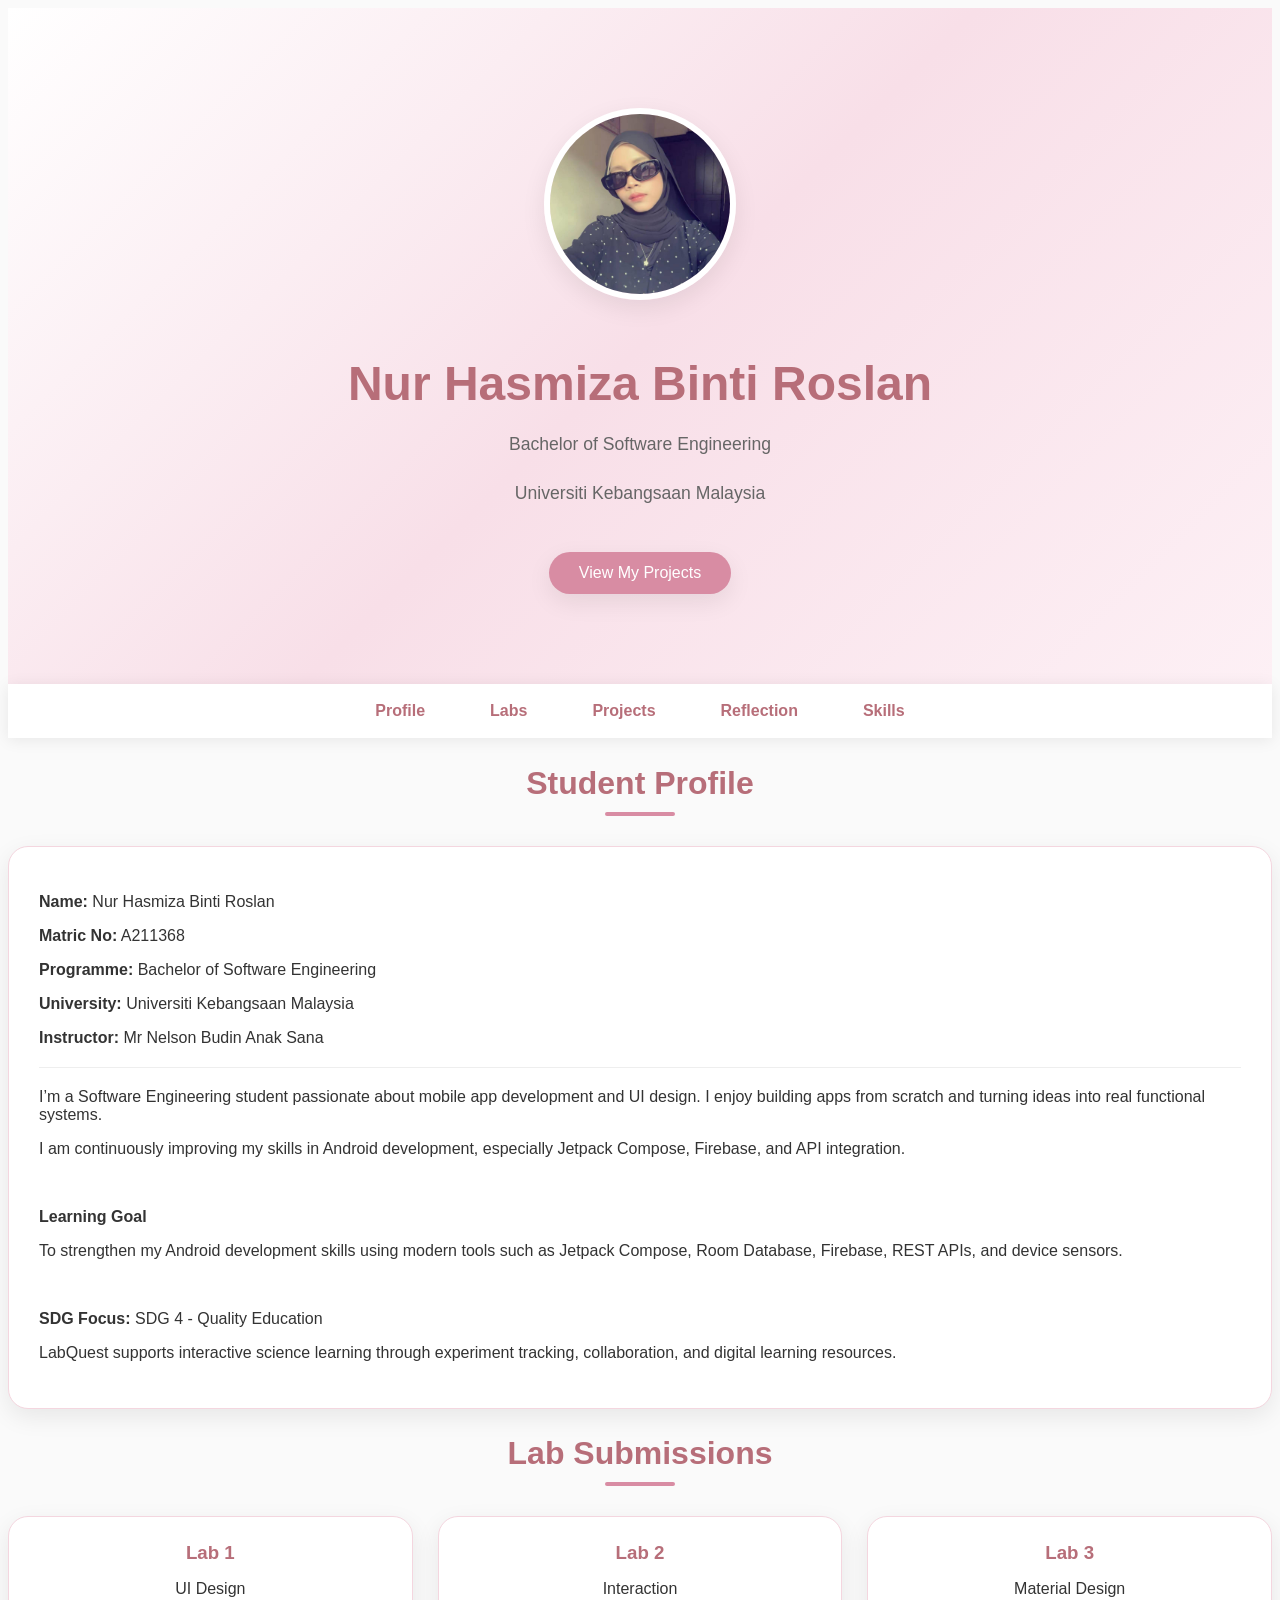
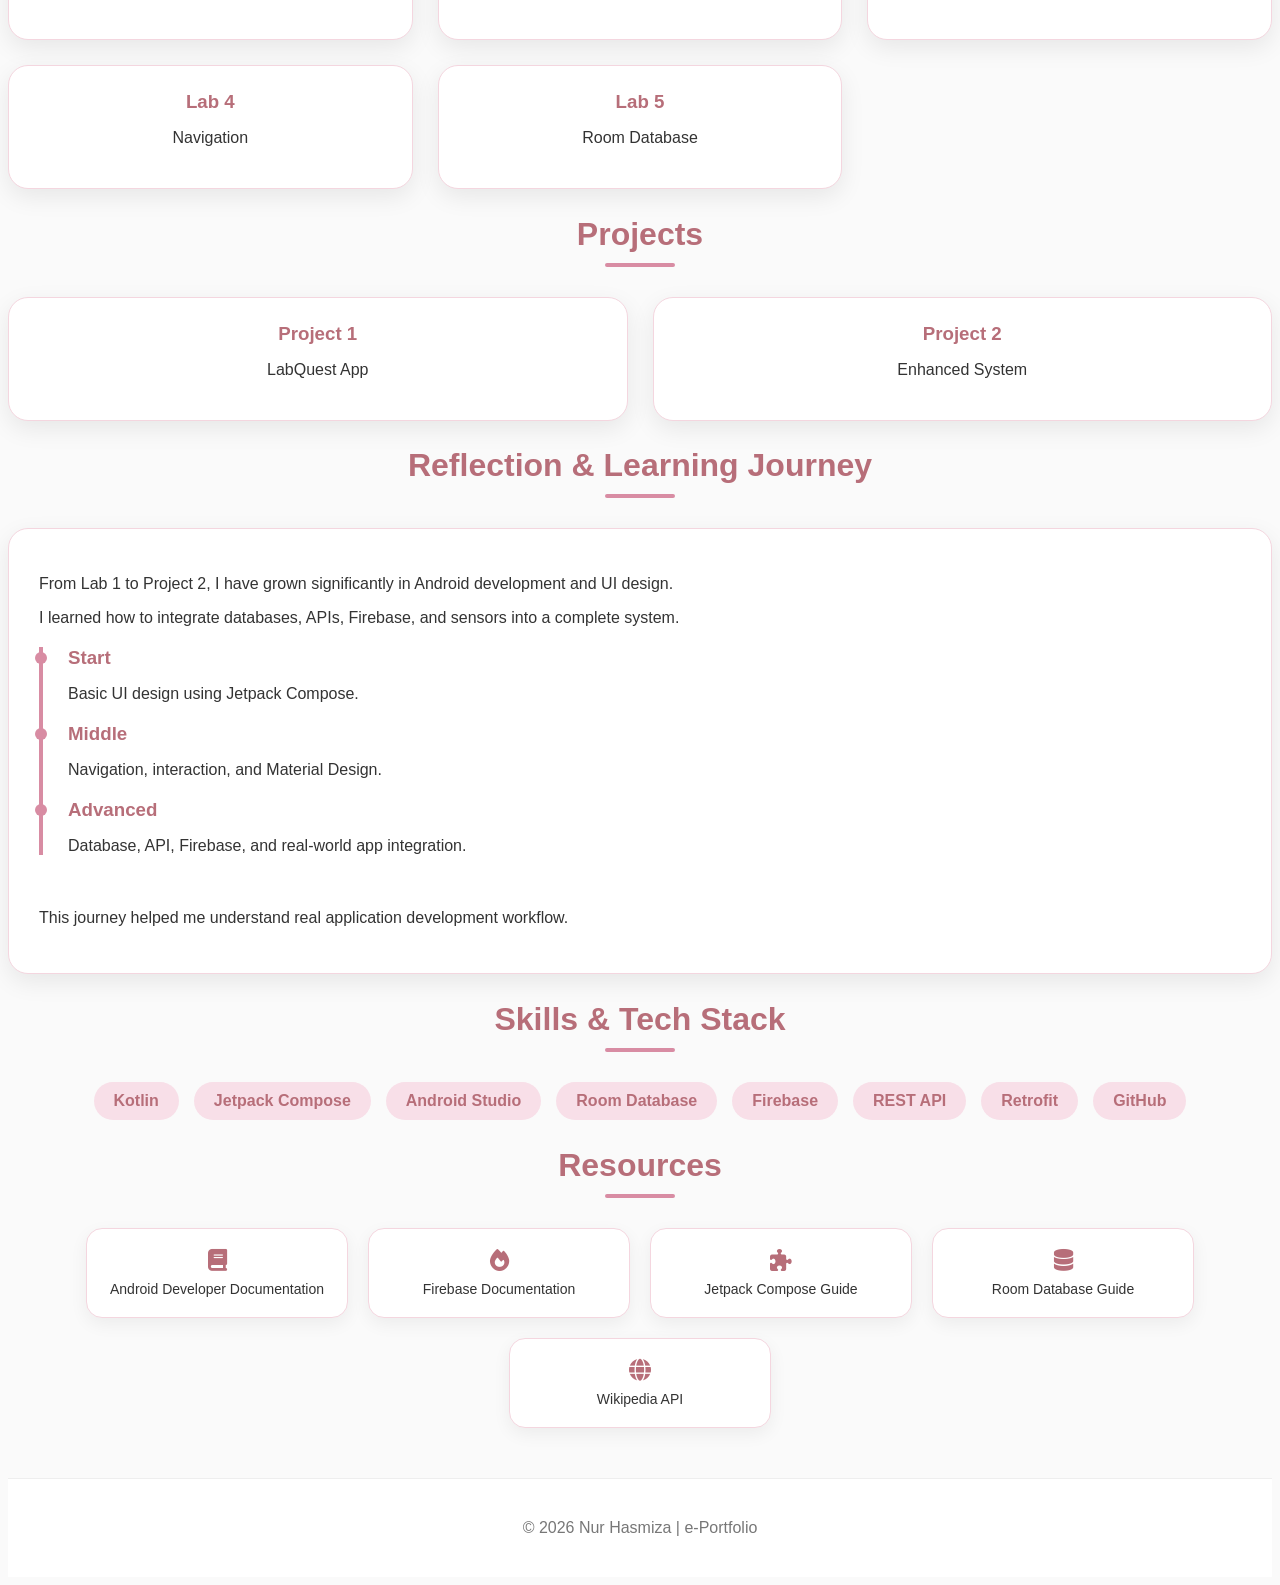
<file: index.html>
<!DOCTYPE html>
<html lang="en">
<head>
    <meta charset="UTF-8">
    <meta name="viewport" content="width=device-width, initial-scale=1.0">
    <title>Nur Hasmiza | e-Portfolio</title>

    <link rel="stylesheet" href="style.css">
    <link rel="stylesheet" href="https://cdnjs.cloudflare.com/ajax/libs/font-awesome/6.5.0/css/all.min.css">
</head>

<body>

<header>

    <img src="images/profile miza.jpg"
         alt="profile"
         class="profile-pic">

    <h1>Nur Hasmiza Binti Roslan</h1>

    <p>Bachelor of Software Engineering</p>
    <p>Universiti Kebangsaan Malaysia</p>

    <a href="#projects" class="hero-btn">
        View My Projects
    </a>

</header>

<nav>
    <a href="#profile">Profile</a>
    <a href="#labs">Labs</a>
    <a href="#projects">Projects</a>
    <a href="#reflection">Reflection</a>
    <a href="#skills">Skills</a>
</nav>

<!-- PROFILE -->
<section id="profile">
    <h2>Student Profile</h2>

    <div class="card">

        <p><strong>Name:</strong> Nur Hasmiza Binti Roslan</p>
        <p><strong>Matric No:</strong> A211368</p>
        <p><strong>Programme:</strong> Bachelor of Software Engineering</p>
        <p><strong>University:</strong> Universiti Kebangsaan Malaysia</p>
        <p><strong>Instructor:</strong> Mr Nelson Budin Anak Sana</p>

        <hr style="margin:20px 0; border:0; border-top:1px solid #eee;">

        <p>
            I’m a Software Engineering student passionate about mobile app development and UI design.
            I enjoy building apps from scratch and turning ideas into real functional systems.
        </p>

        <p>
            I am continuously improving my skills in Android development, especially Jetpack Compose,
            Firebase, and API integration.
        </p>

        <br>

        <p><strong>Learning Goal</strong></p>
        <p>
            To strengthen my Android development skills using modern tools such as Jetpack Compose,
            Room Database, Firebase, REST APIs, and device sensors.
        </p>

        <br>

        <p><strong>SDG Focus:</strong> SDG 4 - Quality Education</p>

        <p>
            LabQuest supports interactive science learning through experiment tracking,
            collaboration, and digital learning resources.
        </p>

    </div>
</section>

<!-- LABS -->
<section id="labs">
    <h2>Lab Submissions</h2>

    <div class="lab-grid">

        <a href="lab1.html" class="nav-card">
            <h3>Lab 1</h3>
            <p>UI Design</p>
        </a>

        <a href="lab2.html" class="nav-card">
            <h3>Lab 2</h3>
            <p>Interaction</p>
        </a>

        <a href="lab3.html" class="nav-card">
            <h3>Lab 3</h3>
            <p>Material Design</p>
        </a>

        <a href="lab4.html" class="nav-card">
            <h3>Lab 4</h3>
            <p>Navigation</p>
        </a>

        <a href="lab5.html" class="nav-card">
            <h3>Lab 5</h3>
            <p>Room Database</p>
        </a>

    </div>
</section>

<!-- PROJECTS -->
<section id="projects">

    <h2>Projects</h2>

    <div class="lab-grid">

        <a href="project1.html" class="nav-card">
            <h3>Project 1</h3>
            <p>LabQuest App</p>
        </a>

        <a href="project2.html" class="nav-card">
            <h3>Project 2</h3>
            <p>Enhanced System</p>
        </a>

    </div>
</section>

<!-- REFLECTION -->
<section id="reflection">

    <h2>Reflection & Learning Journey</h2>

    <div class="card">

        <p>
            From Lab 1 to Project 2, I have grown significantly in Android development and UI design.
        </p>

        <p>
            I learned how to integrate databases, APIs, Firebase, and sensors into a complete system.
        </p>

        <div class="timeline">

            <div class="timeline-item">
                <h3>Start</h3>
                <p>Basic UI design using Jetpack Compose.</p>
            </div>

            <div class="timeline-item">
                <h3>Middle</h3>
                <p>Navigation, interaction, and Material Design.</p>
            </div>

            <div class="timeline-item">
                <h3>Advanced</h3>
                <p>Database, API, Firebase, and real-world app integration.</p>
            </div>

        </div>

        <br>

        <p>
            This journey helped me understand real application development workflow.
        </p>

    </div>
</section>

<!-- SKILLS -->
<section id="skills">

    <h2>Skills & Tech Stack</h2>

    <div class="skills-container">

        <span>Kotlin</span>
        <span>Jetpack Compose</span>
        <span>Android Studio</span>
        <span>Room Database</span>
        <span>Firebase</span>
        <span>REST API</span>
        <span>Retrofit</span>
        <span>GitHub</span>

    </div>
</section>

<!-- RESOURCES -->
<section>

    <h2>Resources</h2>

    <div class="resource-grid">

        <div class="resource-card">
            <i class="fa-solid fa-book"></i>
            <p>Android Developer Documentation</p>
        </div>

        <div class="resource-card">
            <i class="fa-solid fa-fire"></i>
            <p>Firebase Documentation</p>
        </div>

        <div class="resource-card">
            <i class="fa-solid fa-puzzle-piece"></i>
            <p>Jetpack Compose Guide</p>
        </div>

        <div class="resource-card">
            <i class="fa-solid fa-database"></i>
            <p>Room Database Guide</p>
        </div>

        <div class="resource-card">
            <i class="fa-solid fa-globe"></i>
            <p>Wikipedia API</p>
        </div>

    </div>

</section>
<footer>
    © 2026 Nur Hasmiza | e-Portfolio
</footer>

</body>
</html>
</file>
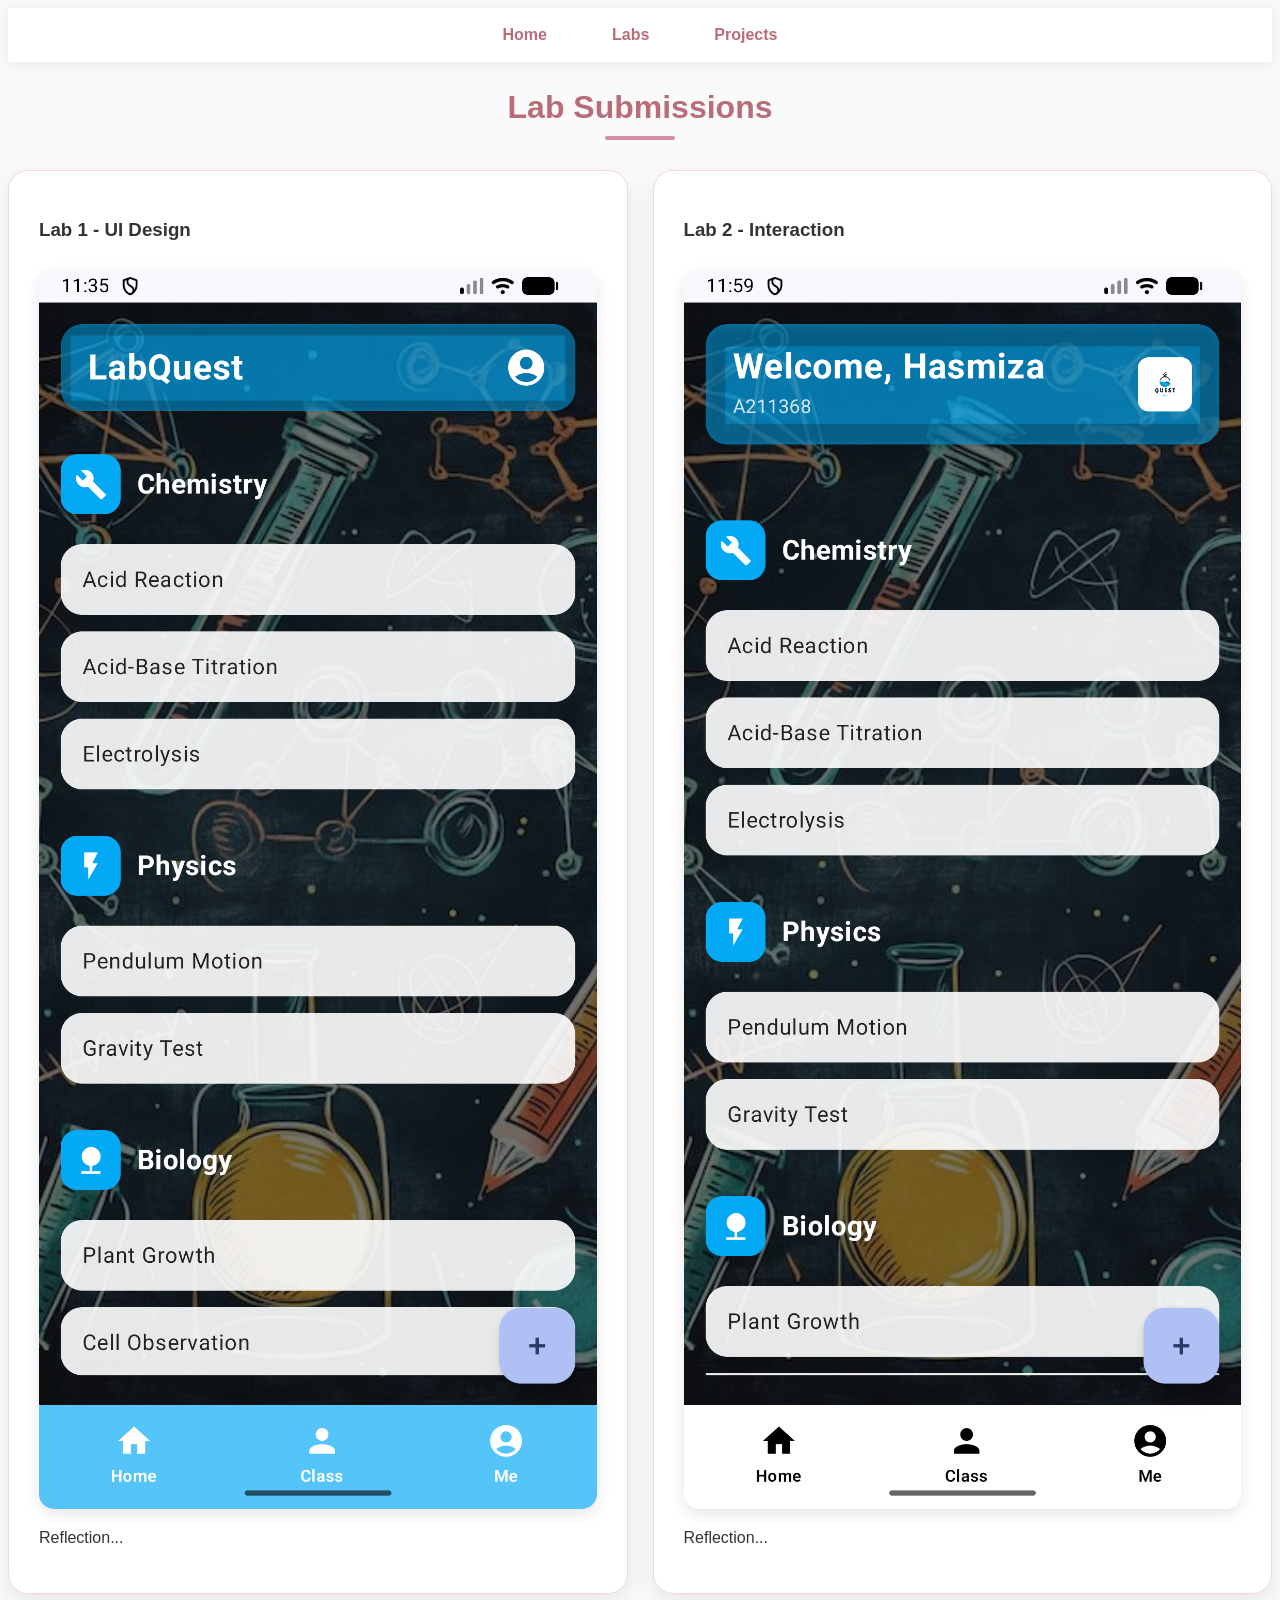
<file: lab.html>
<!DOCTYPE html>
<html>
<head>
    <title>Labs | ePortfolio</title>
    <link rel="stylesheet" href="style.css">
</head>

<body>

<nav>
    <a href="index.html">Home</a>
    <a href="labs.html">Labs</a>
    <a href="projects.html">Projects</a>
</nav>

<h2>Lab Submissions</h2>

<div class="lab-grid">

    <div class="card">
        <h3>Lab 1 - UI Design</h3>
        <img src="images/lab1.png">
        <p>Reflection...</p>
    </div>

    <div class="card">
        <h3>Lab 2 - Interaction</h3>
        <img src="images/lab2.png">
        <p>Reflection...</p>
    </div>

</div>

</body>
</html>
</file>
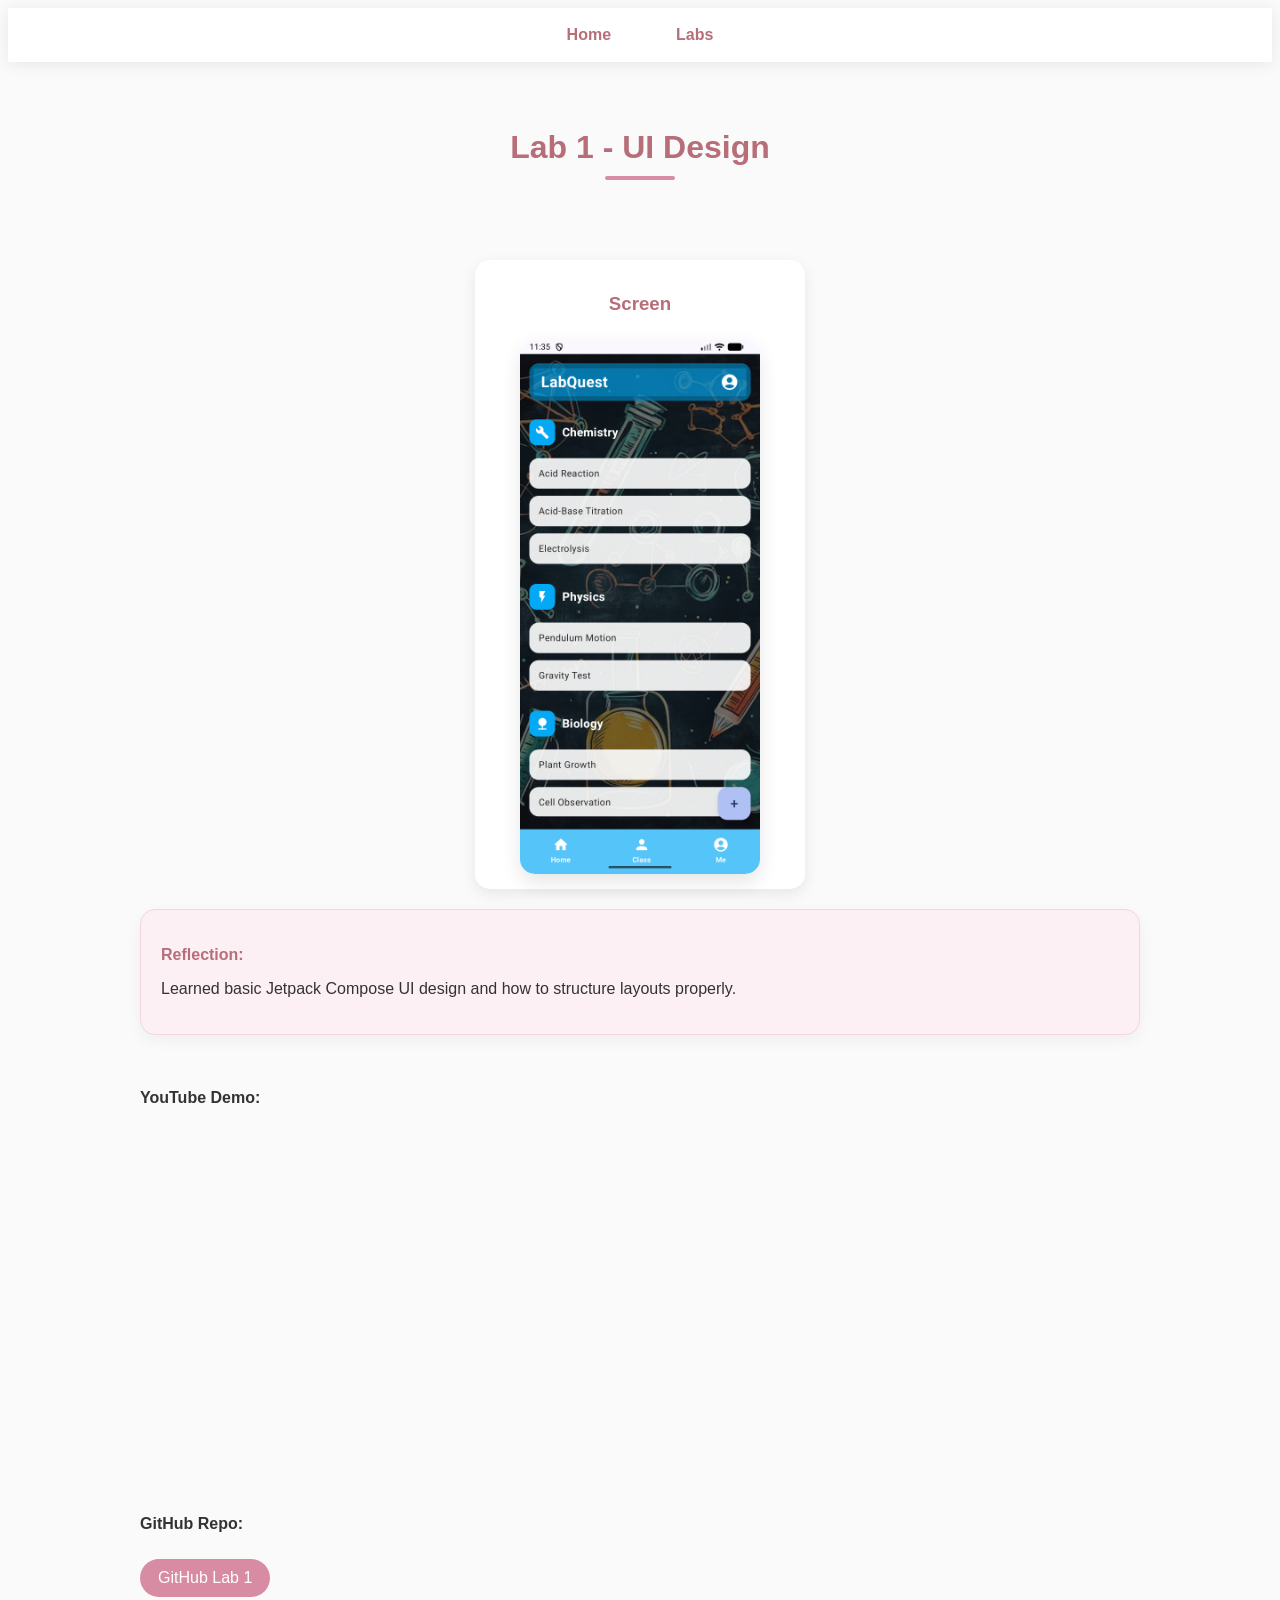
<file: lab1.html>
<!DOCTYPE html>
<html>
<head>
    <title>Lab 1 - UI Design</title>
    <link rel="stylesheet" href="style.css">
</head>

<body>

<nav>
    <a href="index.html">Home</a>
    <a href="lab.html">Labs</a>
</nav>

<section class="page-container">

    <h2>Lab 1 - UI Design</h2>

    <!-- HORIZONTAL WRAPPER -->
    <div class="screen-row">

        <div class="mode-section lab1">

            <h3>Screen</h3>

            <div class="image-grid">
                <img src="images/lab1.png" class="lab-img">
            </div>

        </div>

    </div>

    <!-- CONTENT -->
    <div class="content">

        <div class="reflection-box">

            <p><strong>Reflection:</strong></p>

            <p>
                Learned basic Jetpack Compose UI design and how to structure layouts properly.
            </p>

        </div>

        <br>

        <p><strong>YouTube Demo:</strong></p>

        <div class="video-container">
            <iframe
                    src="https://www.youtube.com/embed/jebHdRM_IHo"
                    title="YouTube video"
                    allowfullscreen>
            </iframe>
        </div>

        <br><br>

        <p><strong>GitHub Repo:</strong></p>
        <a href="https://github.com/a211368-dotcom/A211368_HASMIZA_NELSON_LAB1" target="_blank" class="yt-link">
            GitHub Lab 1
        </a>

    </div>

</section>

</body>
</html>
</file>
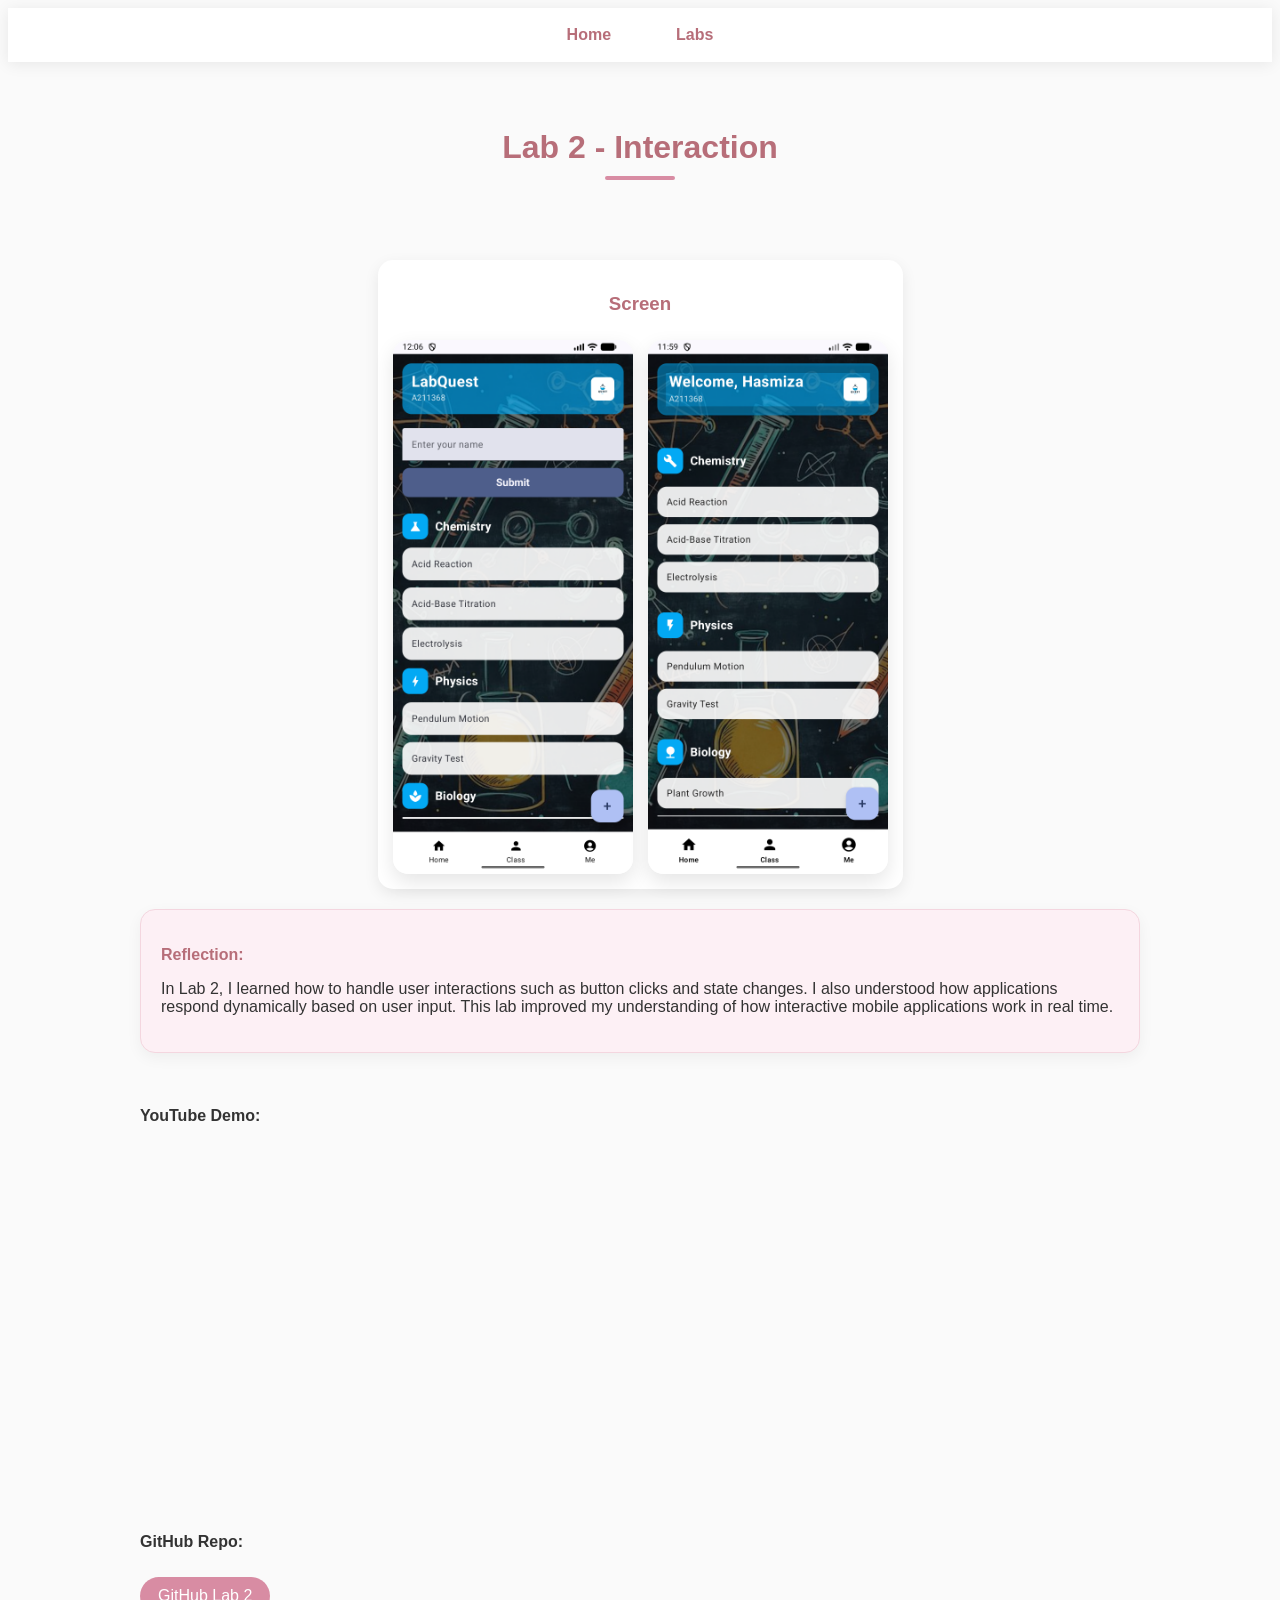
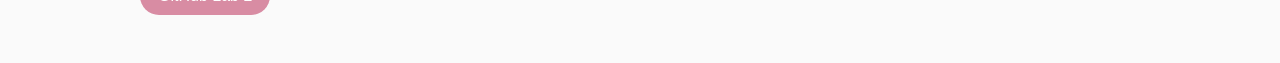
<file: lab2.html>
<!DOCTYPE html>
<html>
<head>
    <title>Lab 2 - Interaction</title>
    <link rel="stylesheet" href="style.css">
</head>

<body>

<nav>
    <a href="index.html">Home</a>
    <a href="lab.html">Labs</a>
</nav>

<section class="page-container">

    <h2>Lab 2 - Interaction</h2>

    <!-- HORIZONTAL IMAGE ROW -->
    <div class="screen-row">

        <div class="mode-section lab2">

            <h3>Screen</h3>

            <div class="image-grid">
                <img src="images/lab2-1.png" class="lab-img">
                <img src="images/lab2.png" class="lab-img">
            </div>

        </div>

    </div>

    <!-- CONTENT -->
    <div class="content">

        <div class="reflection-box">

            <p><strong>Reflection:</strong></p>

            <p>
                In Lab 2, I learned how to handle user interactions such as button clicks and state changes.
                I also understood how applications respond dynamically based on user input.
                This lab improved my understanding of how interactive mobile applications work in real time.
            </p>

        </div>

        <br>

        <p><strong>YouTube Demo:</strong></p>

        <div class="video-container">
            <iframe
                    src="https://www.youtube.com/embed/j0eSiEnZBYo"
                    title="YouTube Demo"
                    allow="accelerometer; autoplay; clipboard-write; encrypted-media; gyroscope; picture-in-picture"
                    allowfullscreen>
            </iframe>
        </div>

        <br><br>

        <p><strong>GitHub Repo:</strong></p>
        <a href="https://github.com/a211368-dotcom/A211368_HASMIZA_NELSON_LAB2" target="_blank" class="yt-link">
            GitHub Lab 2
        </a>

    </div>

</section>

</body>
</html>
</file>
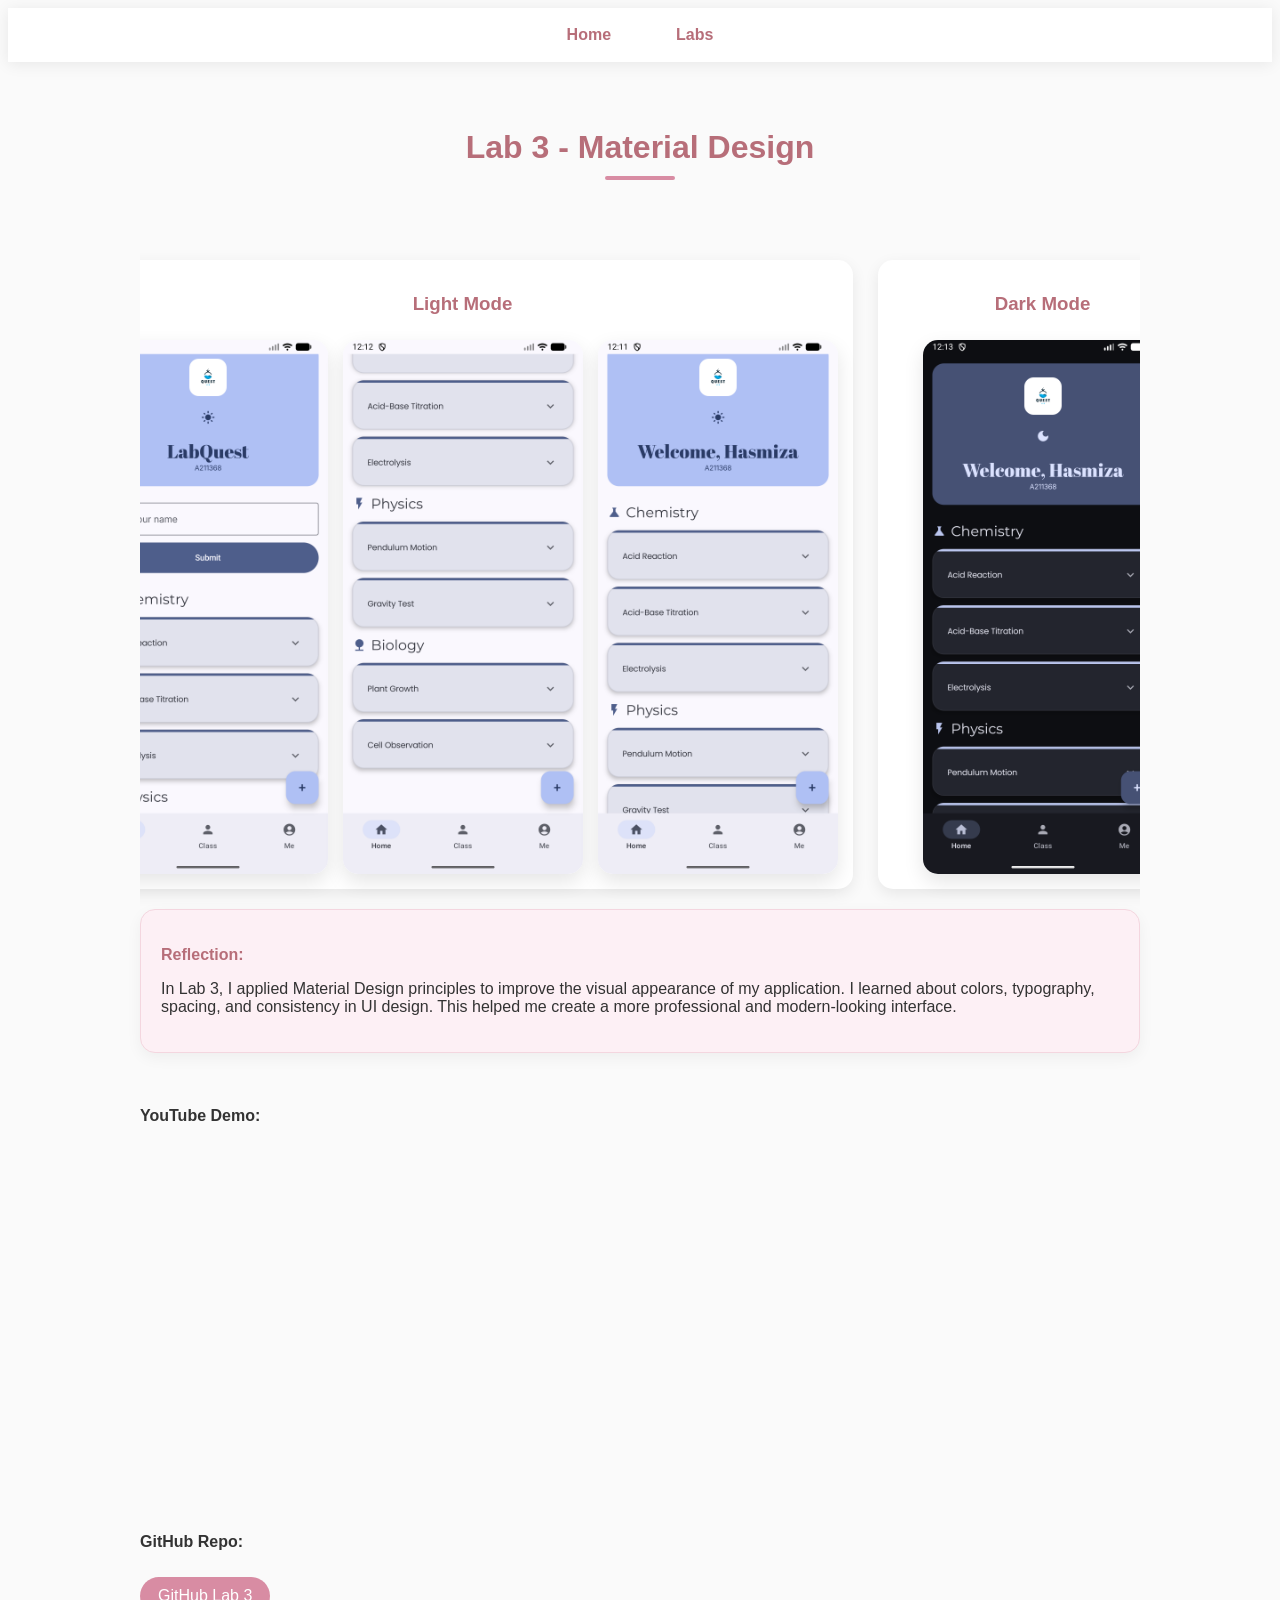
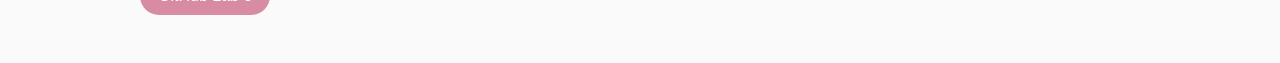
<file: lab3.html>
<!DOCTYPE html>
<html>
<head>
    <title>Lab 3 - Material Design</title>
    <link rel="stylesheet" href="style.css">
</head>

<body>

<nav>
    <a href="index.html">Home</a>
    <a href="lab.html">Labs</a>
</nav>

<section class="page-container">

    <h2>Lab 3 - Material Design</h2>

    <!-- HORIZONTAL WRAPPER -->
    <div class="screen-row">

        <!-- LIGHT MODE -->
        <div class="mode-section light-mode">

            <h3>Light Mode</h3>

            <div class="image-grid">
                <img src="images/lab3-1.png" class="lab-img">
                <img src="images/lab3-2.png" class="lab-img">
                <img src="images/lab3-3.png" class="lab-img">
            </div>

        </div>

        <!-- DARK MODE -->
        <div class="mode-section dark-mode">

            <h3>Dark Mode</h3>

            <div class="image-grid">
                <img src="images/lab3-4.png" class="lab-img">
            </div>

        </div>

    </div>

    <!-- CONTENT -->
    <div class="content">

        <div class="reflection-box">

            <p><strong>Reflection:</strong></p>

            <p>
                In Lab 3, I applied Material Design principles to improve the visual appearance of my application.
                I learned about colors, typography, spacing, and consistency in UI design.
                This helped me create a more professional and modern-looking interface.
            </p>

        </div>

        <br>

        <p><strong>YouTube Demo:</strong></p>

        <div class="video-container">
            <iframe
                    src="https://www.youtube.com/embed/P3zXuG3FAUg"
                    title="YouTube Demo"
                    allow="accelerometer; autoplay; clipboard-write; encrypted-media; gyroscope; picture-in-picture"
                    allowfullscreen>
            </iframe>
        </div>

        <br><br>

        <p><strong>GitHub Repo:</strong></p>
        <a href="https://github.com/a211368-dotcom/A211368_HASMIZA_NELSON_LAB3" target="_blank" class="yt-link">
            GitHub Lab 3
        </a>

    </div>

</section>

</body>
</html>
</file>
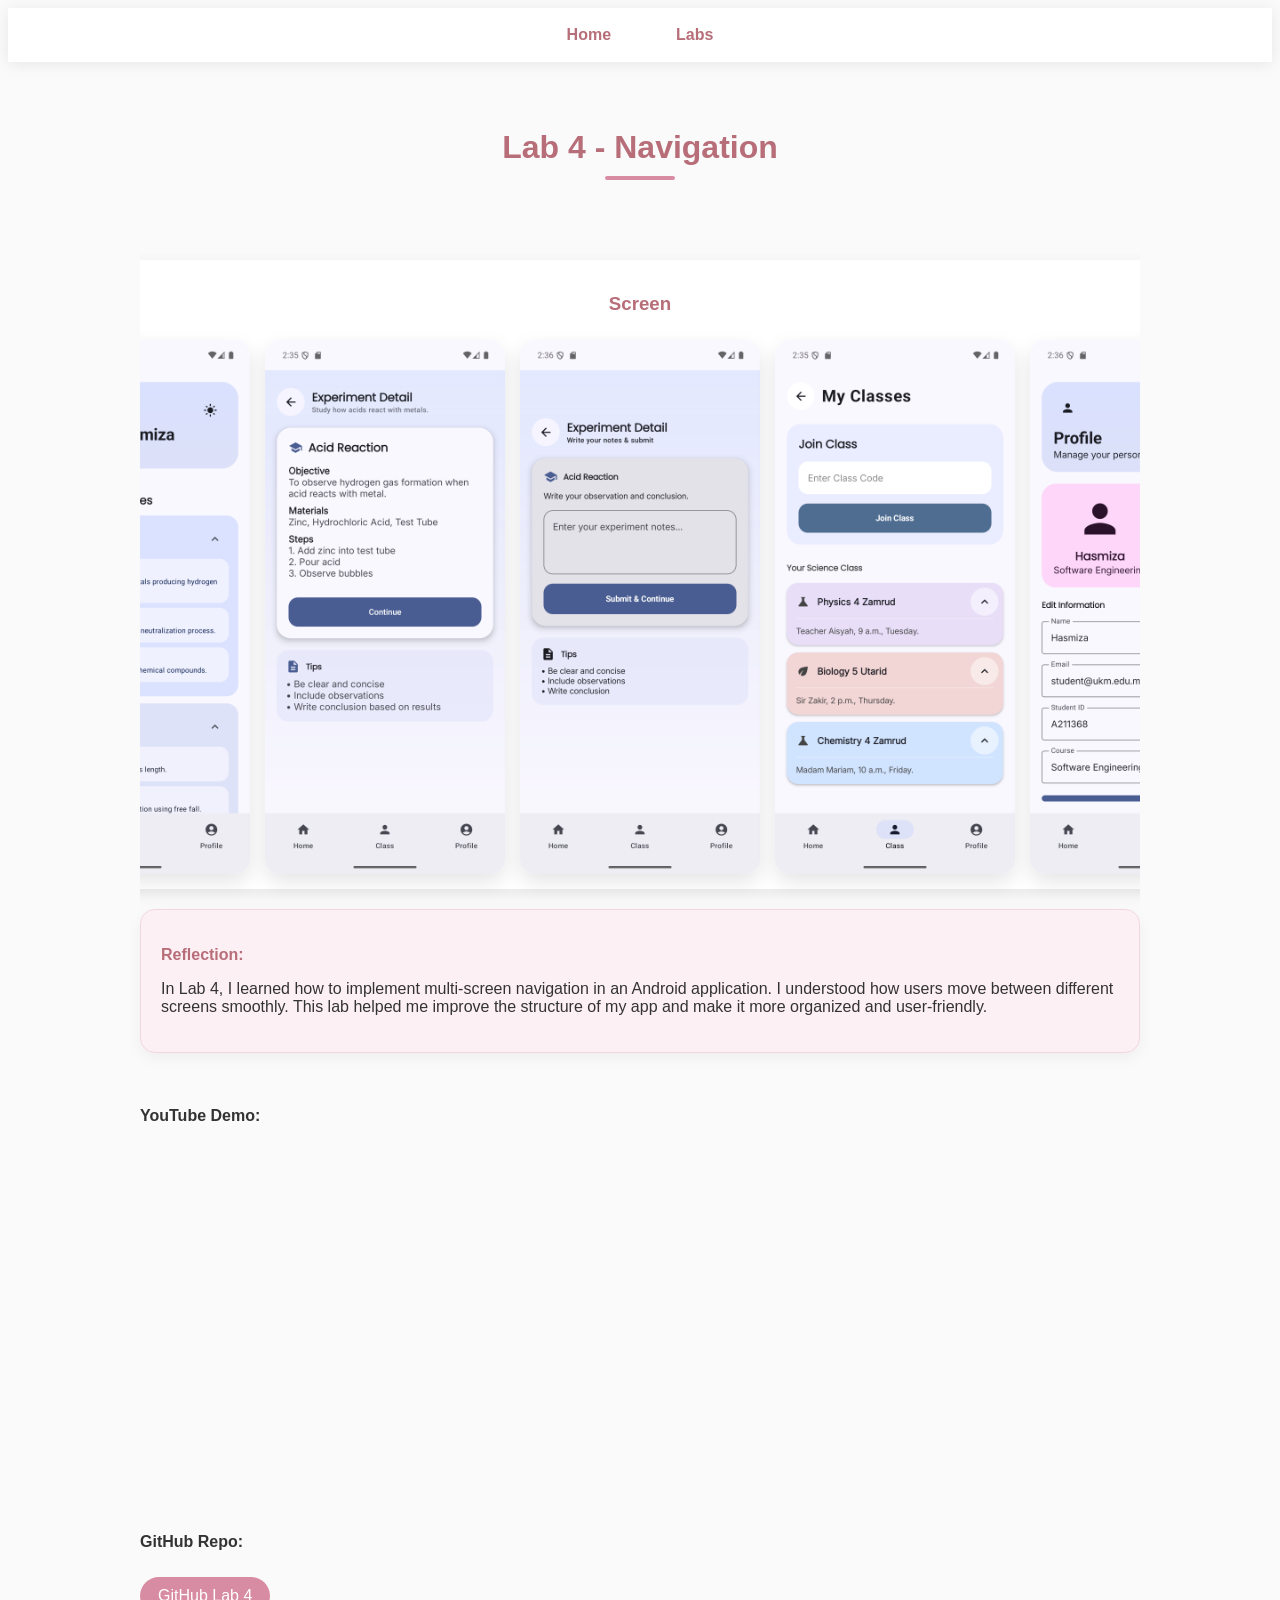
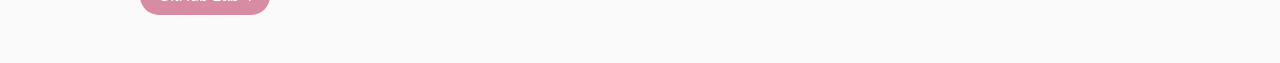
<file: lab4.html>
<!DOCTYPE html>
<html>
<head>
    <title>Lab 4 - Navigation</title>
    <link rel="stylesheet" href="style.css">
</head>

<body>

<nav>
    <a href="index.html">Home</a>
    <a href="lab.html">Labs</a>
</nav>

<section class="page-container">

    <h2>Lab 4 - Navigation</h2>

    <!-- HORIZONTAL SCROLL WRAPPER -->
    <div class="screen-row">

        <div class="mode-section app screen">

            <h3>Screen</h3>

            <div class="image-grid">
                <img src="images/lab4-1.png" class="lab-img">
                <img src="images/lab4-2.png" class="lab-img">
                <img src="images/lab4-3.png" class="lab-img">
                <img src="images/lab4-4.png" class="lab-img">
                <img src="images/lab4-5.png" class="lab-img">
            </div>

        </div>

    </div>

    <!-- CONTENT -->
    <div class="content">

        <div class="reflection-box">

            <p><strong>Reflection:</strong></p>

            <p>
                In Lab 4, I learned how to implement multi-screen navigation in an Android application.
                I understood how users move between different screens smoothly.
                This lab helped me improve the structure of my app and make it more organized and user-friendly.
            </p>

        </div>

        <br>

        <p><strong>YouTube Demo:</strong></p>

        <div class="video-container">
            <iframe
                    src="https://www.youtube.com/embed/1yrK_PdVHWw"
                    title="YouTube Demo"
                    allow="accelerometer; autoplay; clipboard-write; encrypted-media; gyroscope; picture-in-picture"
                    allowfullscreen>
            </iframe>
        </div>

        <br><br>

        <p><strong>GitHub Repo:</strong></p>
        <a href="https://github.com/a211368-dotcom/A211368_HASMIZA_NELSON_LAB4" target="_blank" class="yt-link">
            GitHub Lab 4
        </a>

    </div>

</section>

</body>
</html>
</file>
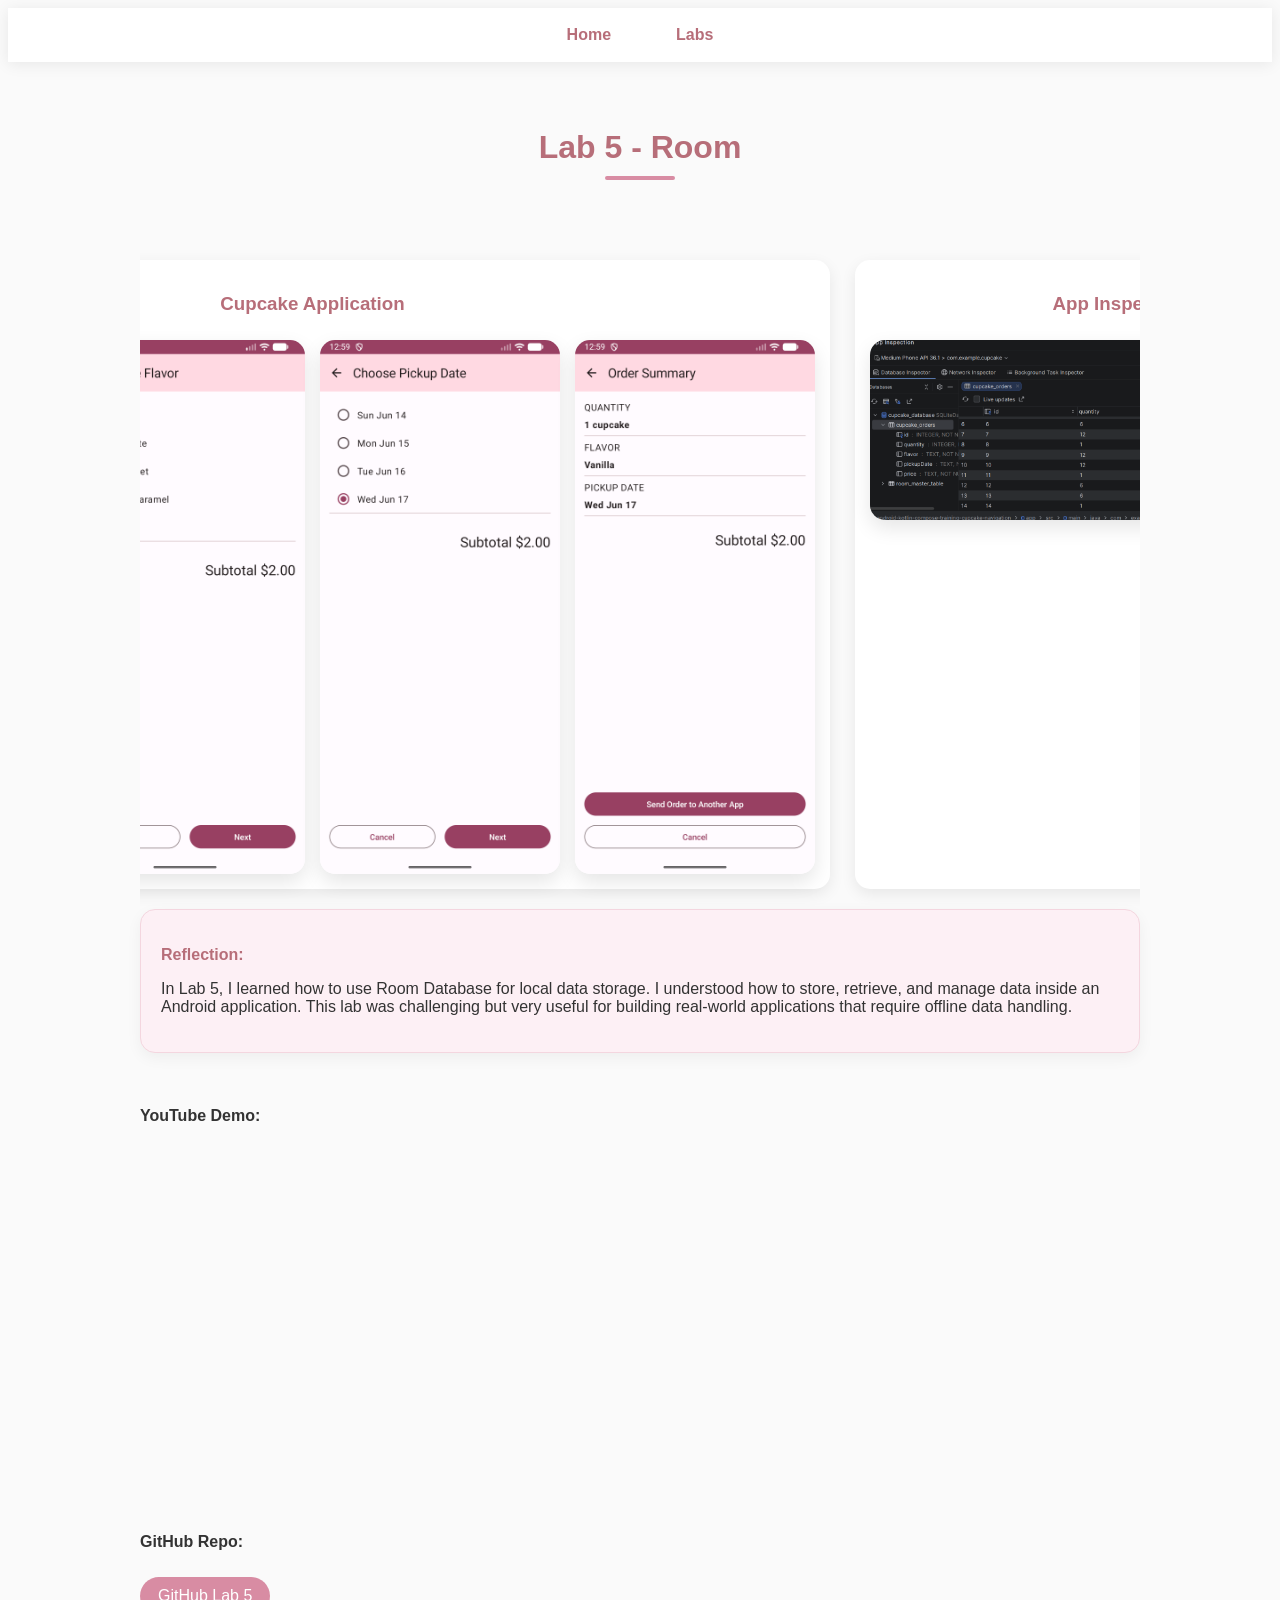
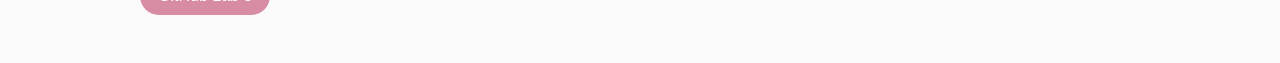
<file: lab5.html>
<!DOCTYPE html>
<html>
<head>
    <title>Lab 5 - Room</title>
    <link rel="stylesheet" href="style.css">
</head>

<body>

<nav>
    <a href="index.html">Home</a>
    <a href="lab.html">Labs</a>
</nav>

<section class="page-container">

    <h2>Lab 5 - Room</h2>

    <!-- HORIZONTAL SCROLL WRAPPER -->
    <div class="screen-row">

        <!-- CUPCAKE APP -->
        <div class="mode-section cupcake">

            <h3>Cupcake Application</h3>

            <div class="image-grid">
                <img src="images/lab5-1.png" class="lab-img">
                <img src="images/lab5-2.png" class="lab-img">
                <img src="images/lab5-3.png" class="lab-img">
                <img src="images/lab5-4.png" class="lab-img">
            </div>

        </div>

        <!-- DATABASE -->
        <div class="mode-section database">

            <h3>App Inspection - Database</h3>

            <div class="image-grid">
                <img src="images/lab5-5.png" class="lab-img" style="width:100%; max-width:600px;">
            </div>

        </div>

    </div>

    <!-- CONTENT -->
    <div class="content">

        <div class="reflection-box">

            <p><strong>Reflection:</strong></p>

            <p>
                In Lab 5, I learned how to use Room Database for local data storage.
                I understood how to store, retrieve, and manage data inside an Android application.
                This lab was challenging but very useful for building real-world applications that require offline data handling.
            </p>

        </div>

        <br>

        <p><strong>YouTube Demo:</strong></p>

        <div class="video-container">
            <iframe
                    src="https://www.youtube.com/embed/qj570obF4W4"
                    title="YouTube Demo"
                    allow="accelerometer; autoplay; clipboard-write; encrypted-media; gyroscope; picture-in-picture"
                    allowfullscreen>
            </iframe>
        </div>

        <br><br>

        <p><strong>GitHub Repo:</strong></p>
        <a href="https://github.com/a211368-dotcom/A211368_HASMIZA_NELSON_LAB5" target="_blank" class="yt-link">
            GitHub Lab 5
        </a>

    </div>

</section>

</body>
</html>
</file>
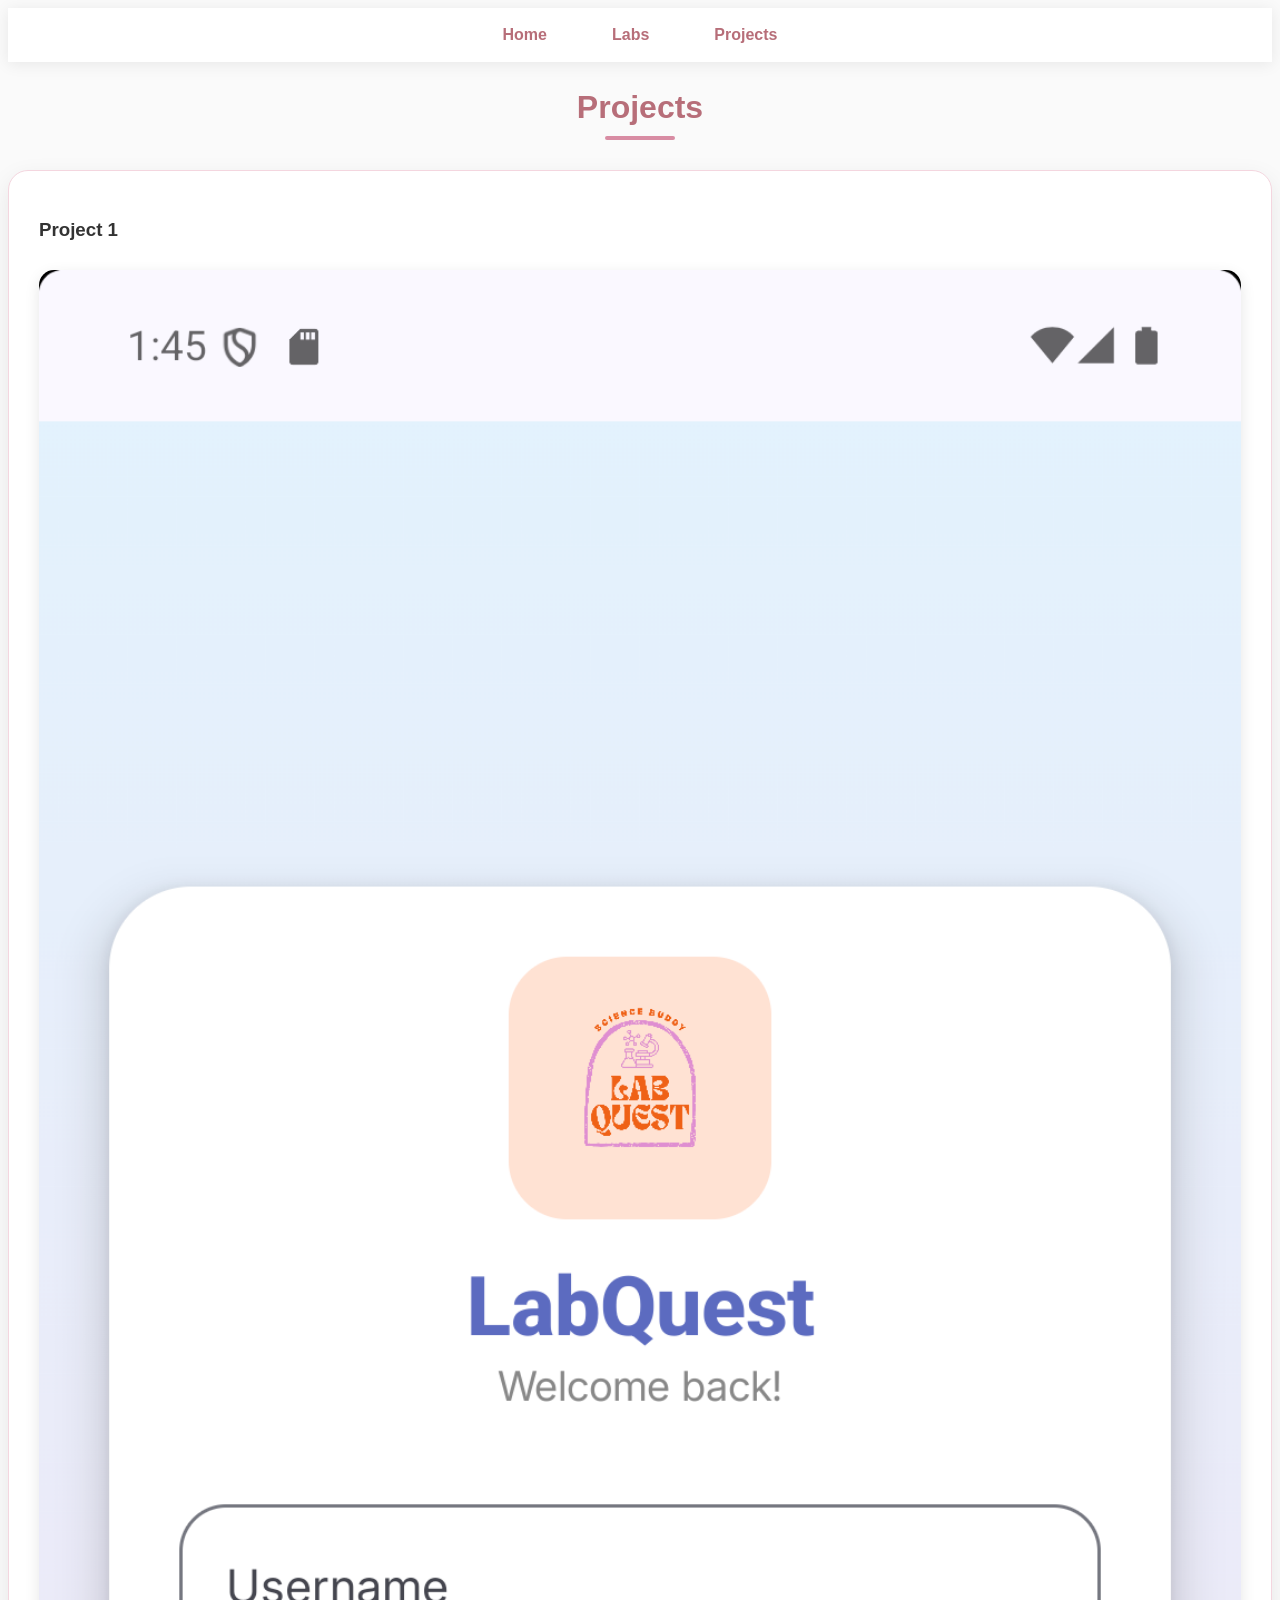
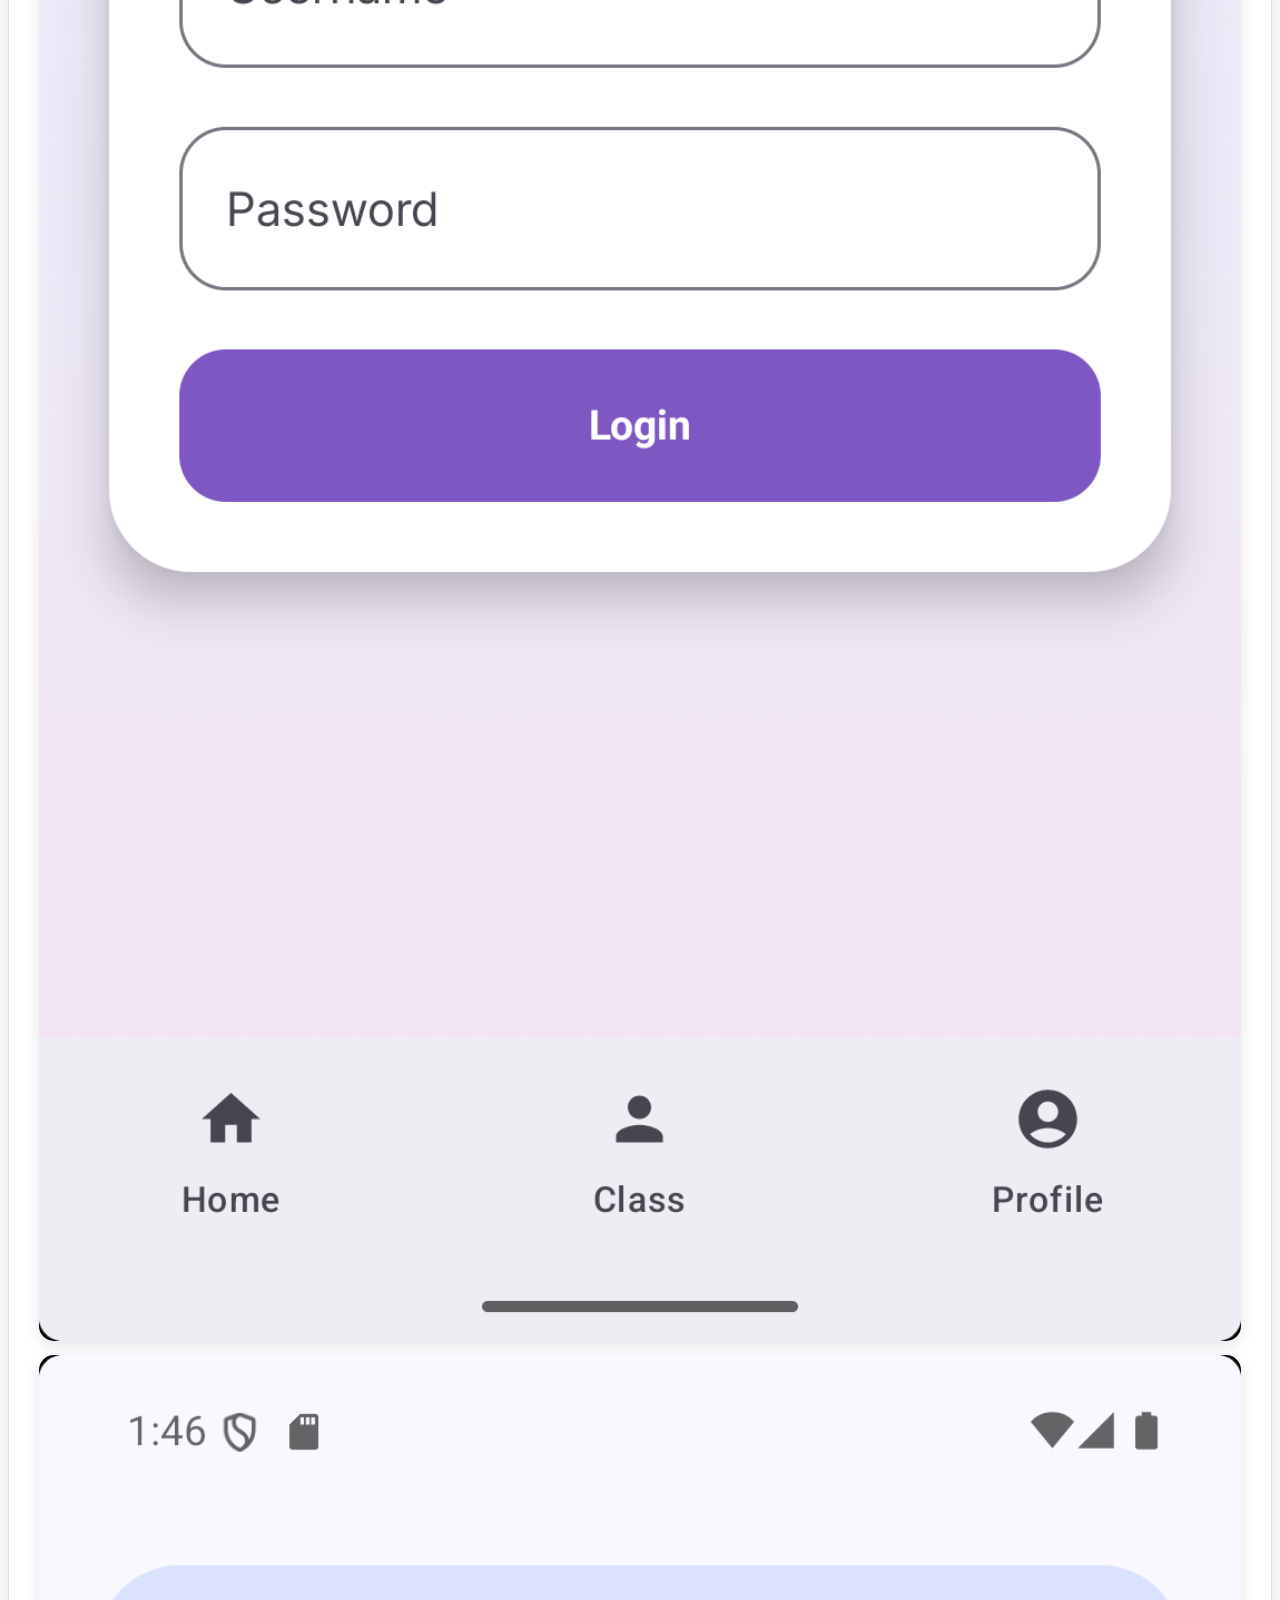
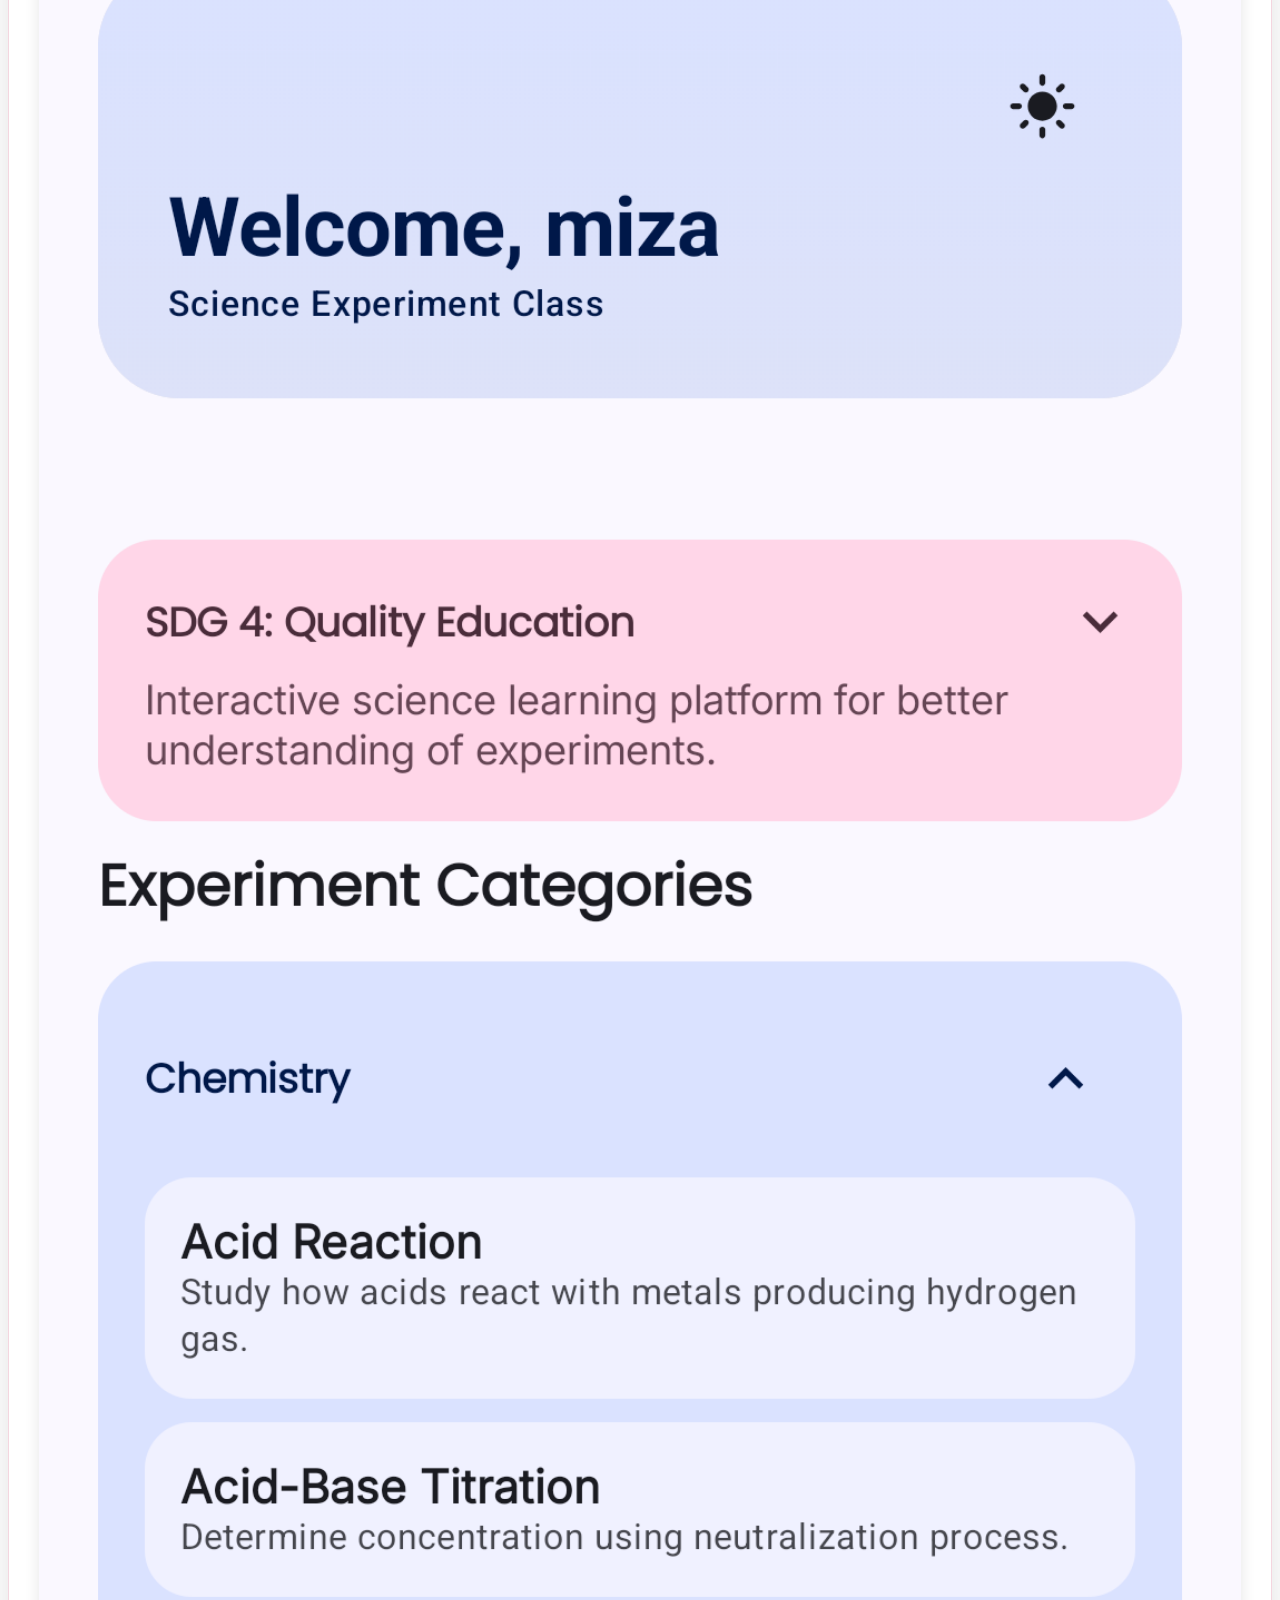
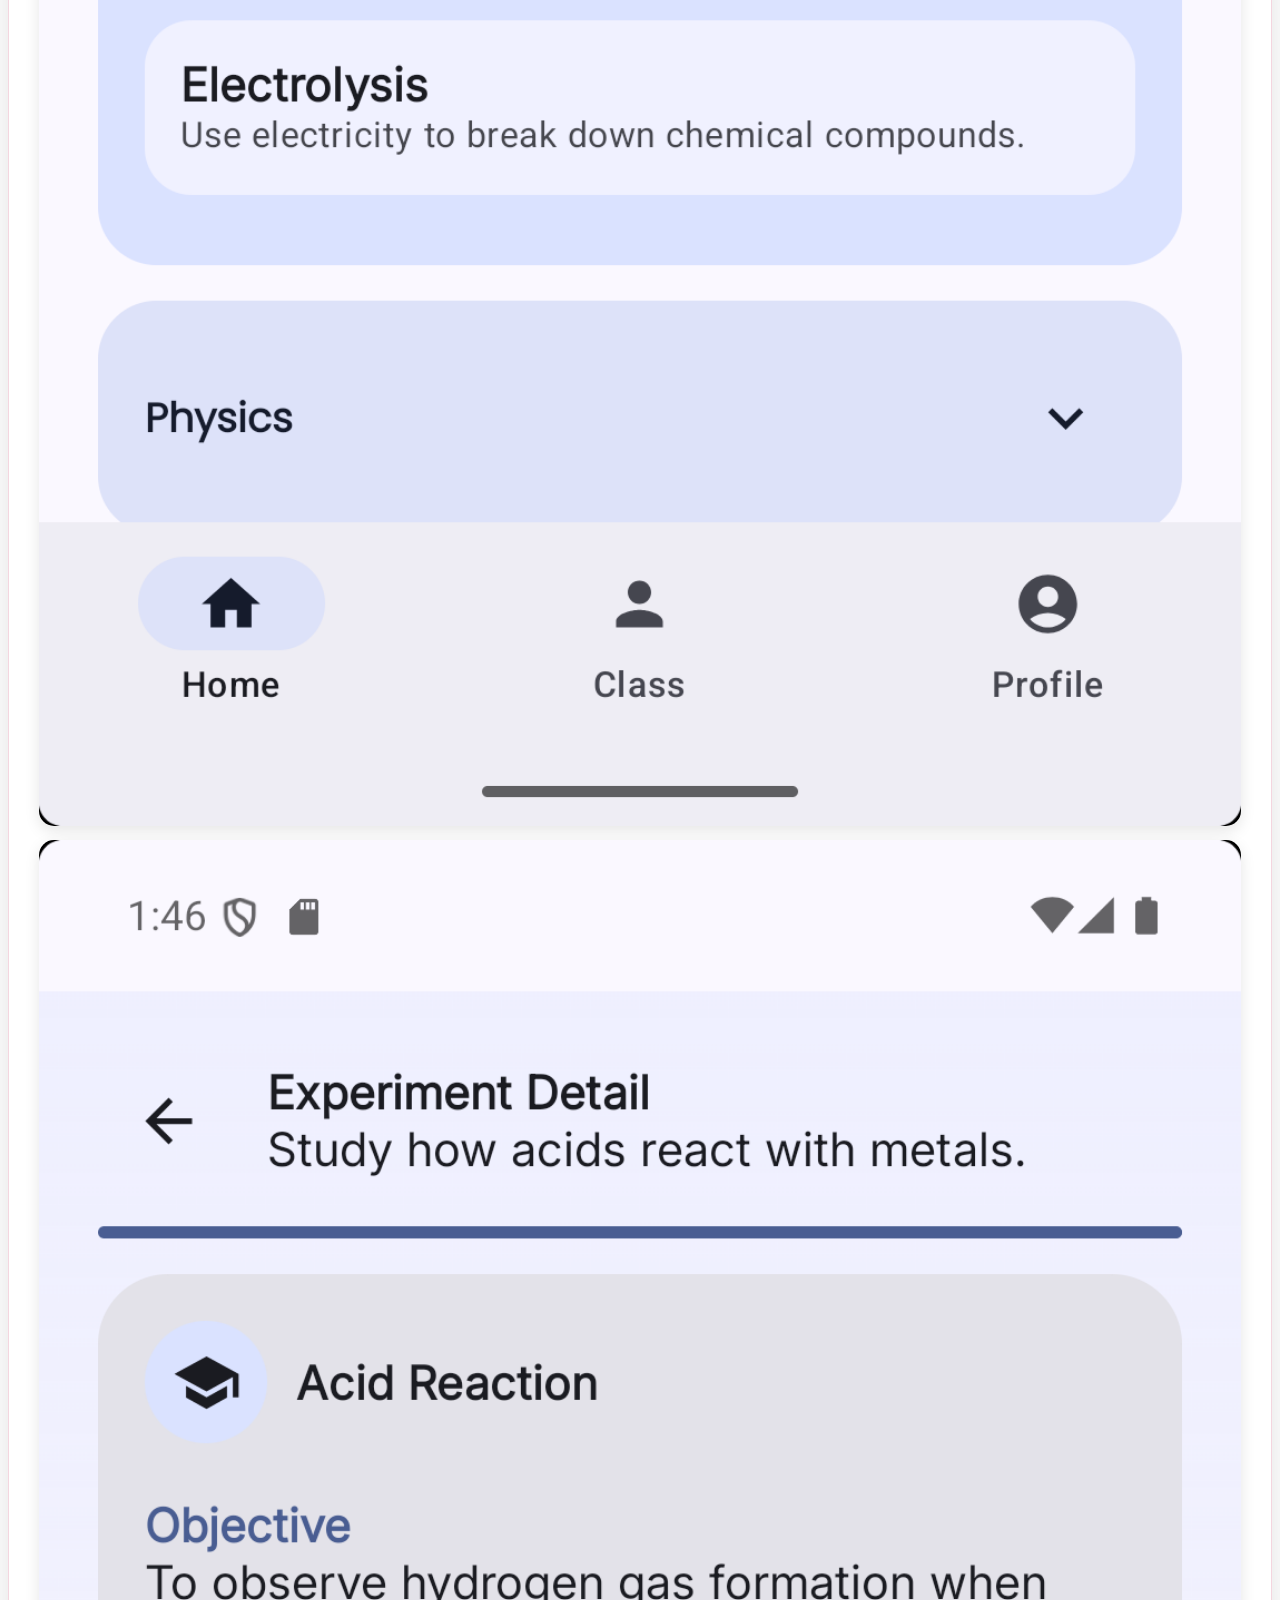
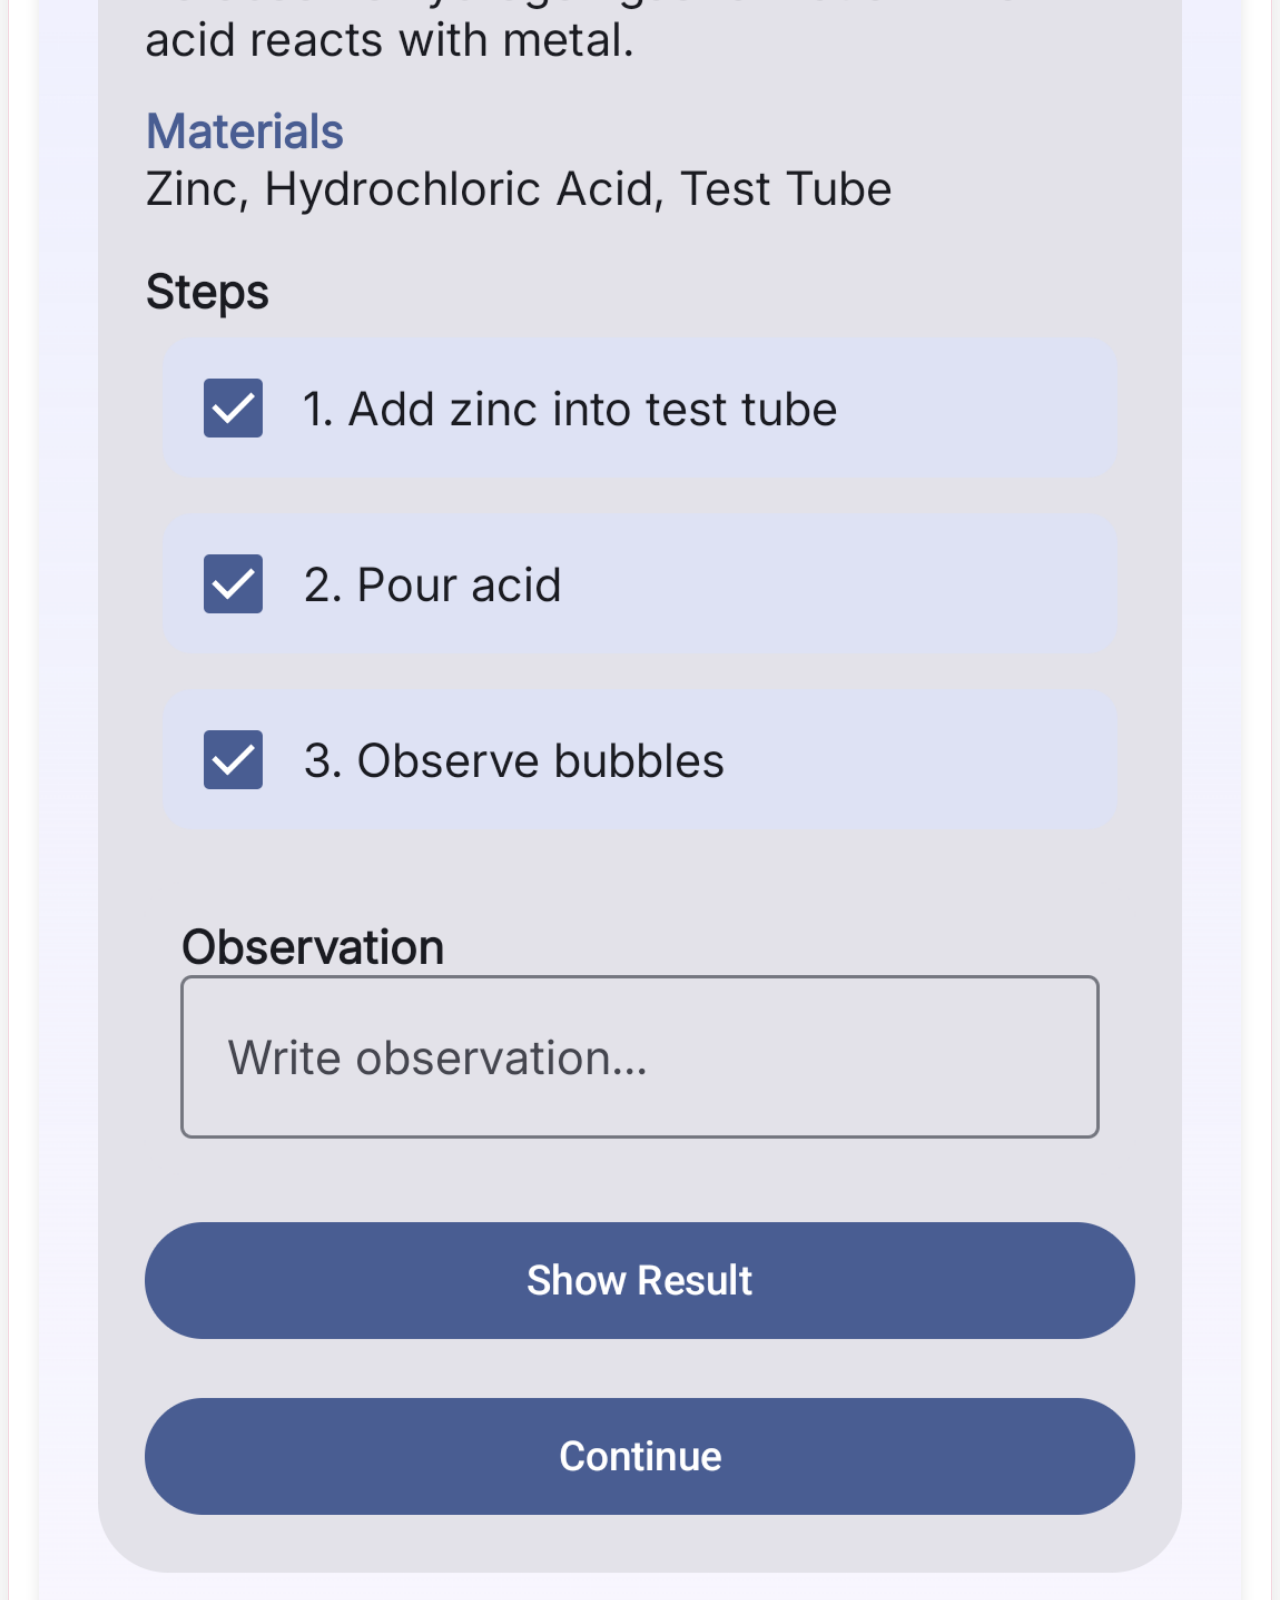
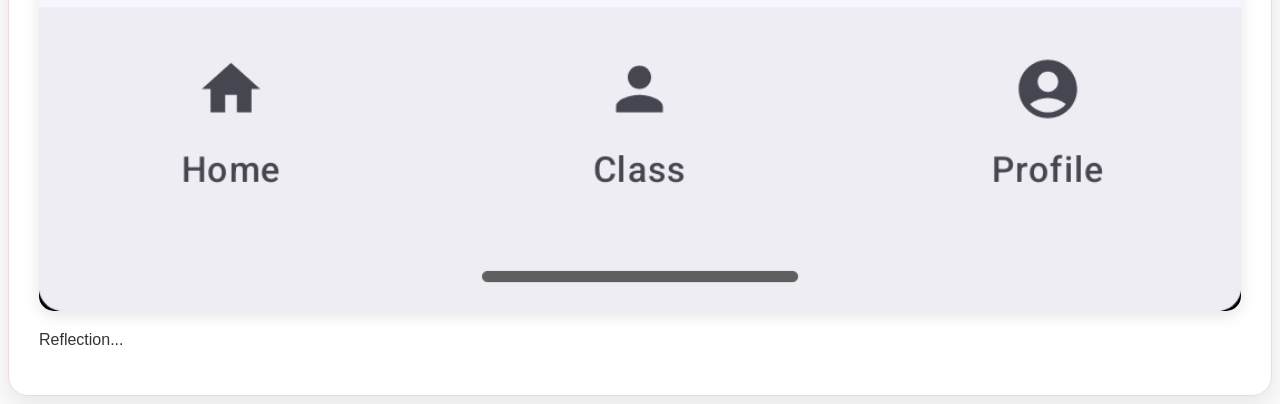
<file: project.html>
<!DOCTYPE html>
<html>
<head>
    <title>Projects | ePortfolio</title>
    <link rel="stylesheet" href="style.css">
</head>

<body>

<nav>
    <a href="index.html">Home</a>
    <a href="labs.html">Labs</a>
    <a href="projects.html">Projects</a>
</nav>

<h2>Projects</h2>

<div class="card">

    <h3>Project 1</h3>
    <img src="images/project1-1.png">
    <img src="images/project1-2.png">
    <img src="images/project1-3.png">

    <p>Reflection...</p>

</div>

</body>
</html>
</file>
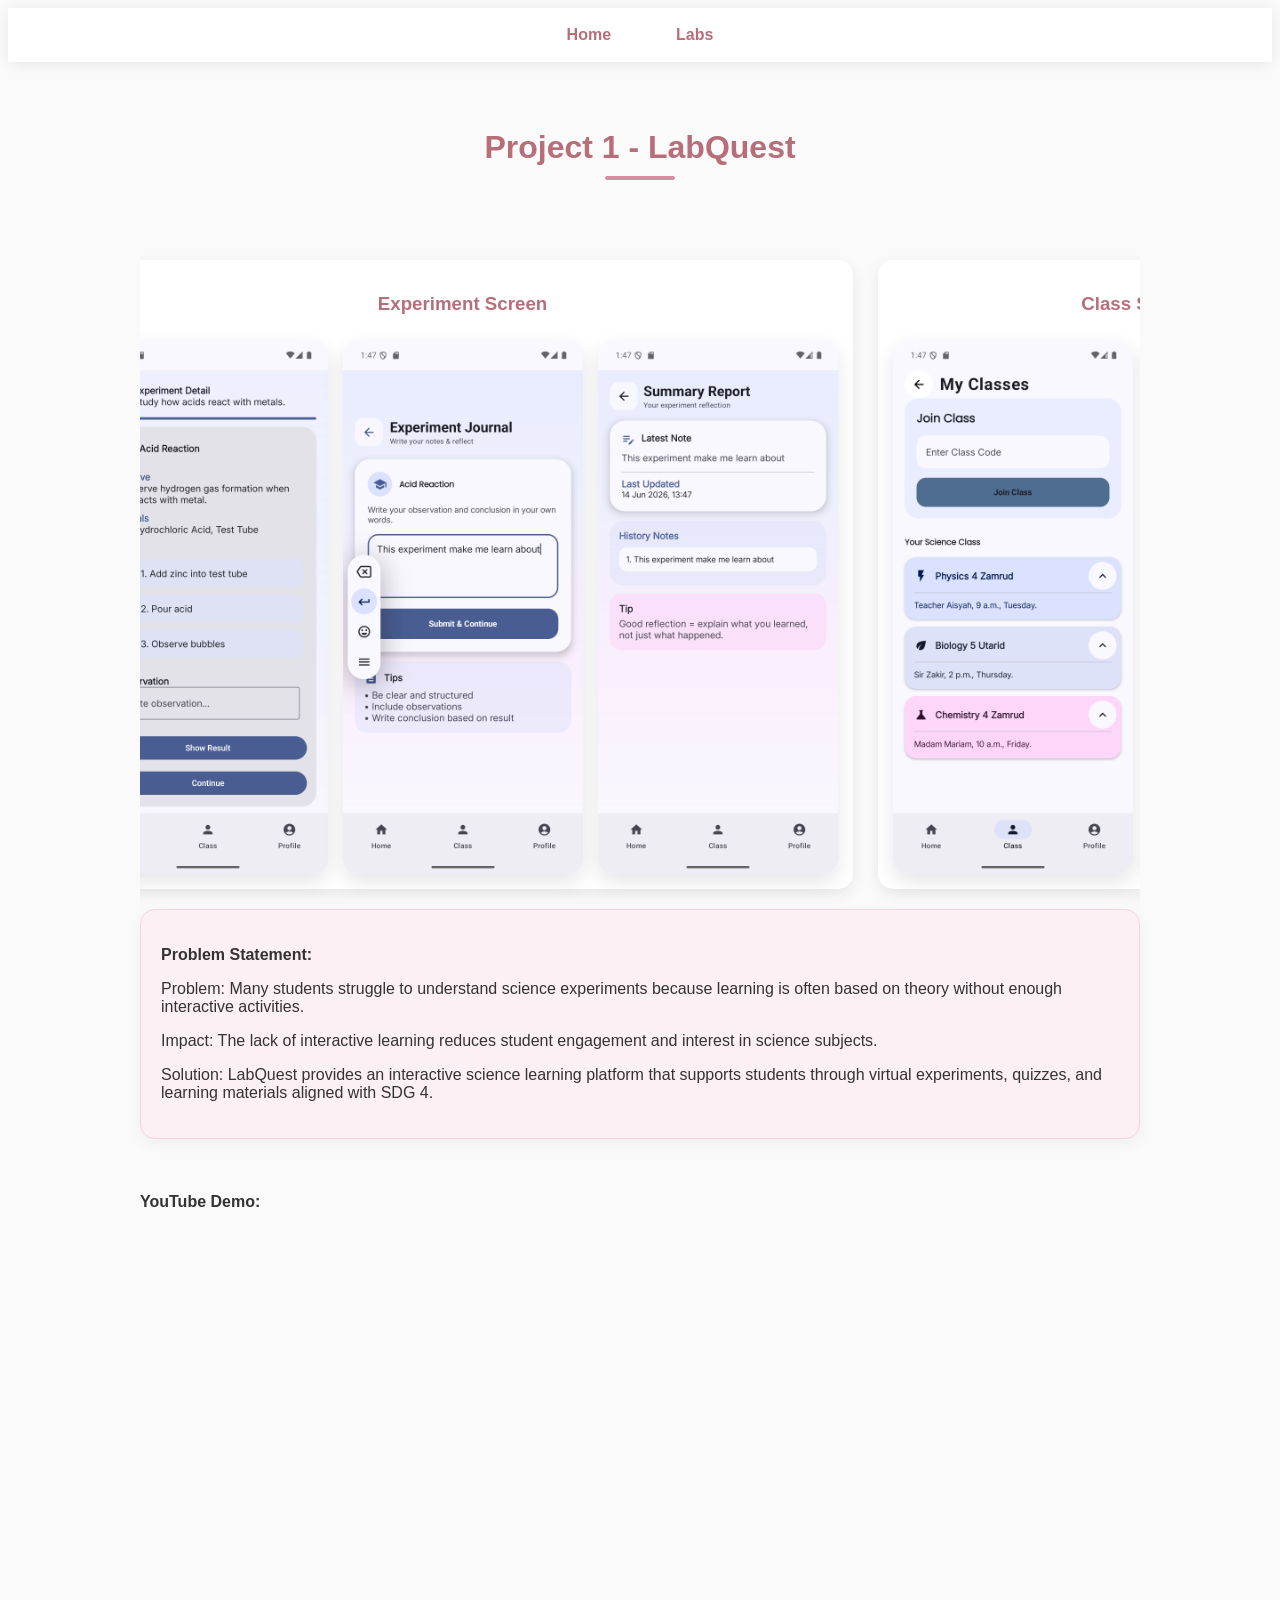
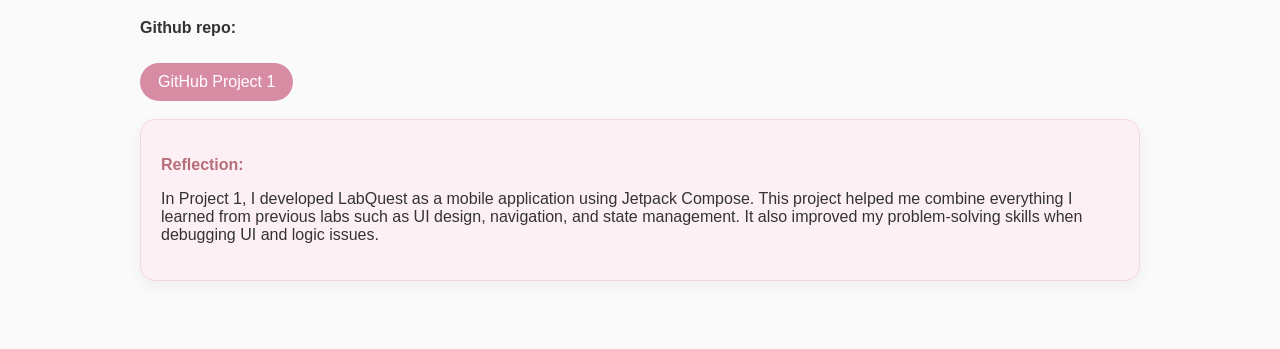
<file: project1.html>
<!DOCTYPE html>
<html>
<head>
    <title>Project 1 - LabQuest</title>
    <link rel="stylesheet" href="style.css">
</head>

<body>

<nav>
    <a href="index.html">Home</a>
    <a href="lab.html">Labs</a>
</nav>

<section class="page-container">

    <h2>Project 1 - LabQuest</h2>

    <!-- HORIZONTAL SCROLL WRAPPER -->
    <div class="screen-row">

        <!-- LOGIN & HOME -->
        <div class="mode-section main screen">

            <h3>Login & Home Screen</h3>

            <div class="image-grid">
                <img src="images/project1-1.png" class="lab-img">
                <img src="images/project1-2.png" class="lab-img">
            </div>

        </div>

        <!-- EXPERIMENT -->
        <div class="mode-section experiment screen">

            <h3>Experiment Screen</h3>

            <div class="image-grid">
                <img src="images/project1-3.png" class="lab-img">
                <img src="images/project1-4.png" class="lab-img">
                <img src="images/project1-5.png" class="lab-img">
            </div>

        </div>

        <!-- CLASS SCREEN -->
        <div class="mode-section class screen">

            <h3>Class Screen</h3>

            <div class="image-grid">
                <img src="images/project1-6.png" class="lab-img">
                <img src="images/project1-7.png" class="lab-img">
            </div>

        </div>

        <!-- PROFILE SCREEN -->
        <div class="mode-section profile screen">

            <h3>Profile Screen</h3>

            <div class="image-grid">
                <img src="images/project1-8.png" class="lab-img">
            </div>

        </div>

    </div>

    <!-- CONTENT -->
    <div class="content">

        <div class="problem-statement-box">

            <p><strong>Problem Statement:</strong></p>

            <p>
                Problem: Many students struggle to understand science experiments because learning is often based on theory without enough interactive activities.
            </p>

            <p>
                Impact: The lack of interactive learning reduces student engagement and interest in science subjects.
            </p>

            <p>
                Solution: LabQuest provides an interactive science learning platform that supports students through virtual experiments, quizzes, and learning materials aligned with SDG 4.
            </p>

        </div>

        <br>

        <p><strong>YouTube Demo:</strong></p>

        <div class="video-container">
            <iframe
                    src="https://www.youtube.com/embed/qj570obF4W4"
                    title="YouTube Demo"
                    allow="accelerometer; autoplay; clipboard-write; encrypted-media; gyroscope; picture-in-picture"
                    allowfullscreen>
            </iframe>
        </div>

        <br><br>

        <p><strong>Github repo:</strong></p>
        <a href="https://github.com/a211368-dotcom/A211368_HASMIZA_NELSON_PROJECT1" target="_blank" class="yt-link">
            GitHub Project 1
        </a>

        <br><br>

        <div class="reflection-box">

            <p><strong>Reflection:</strong></p>

            <p>
                In Project 1, I developed LabQuest as a mobile application using Jetpack Compose.
                This project helped me combine everything I learned from previous labs such as UI design, navigation, and state management.
                It also improved my problem-solving skills when debugging UI and logic issues.
            </p>

        </div>

    </div>

</section>

</body>
</html>
</file>
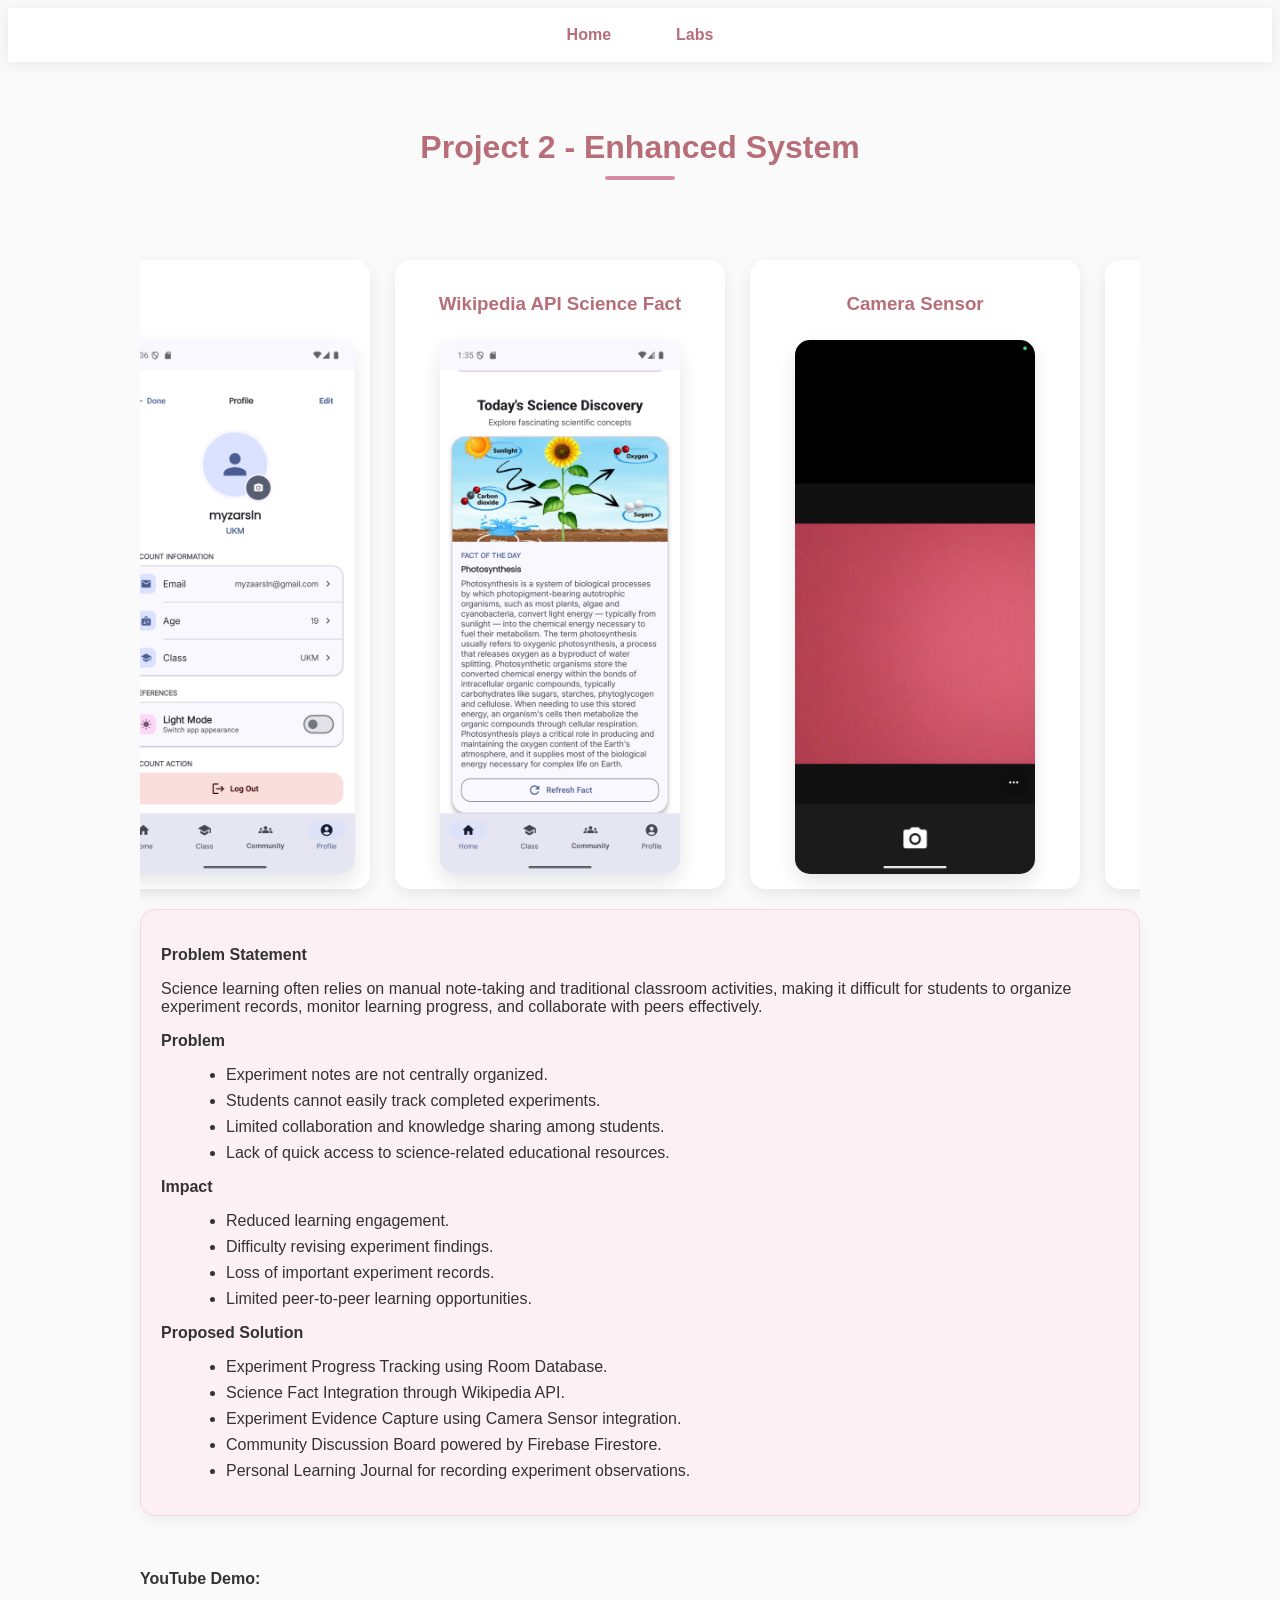
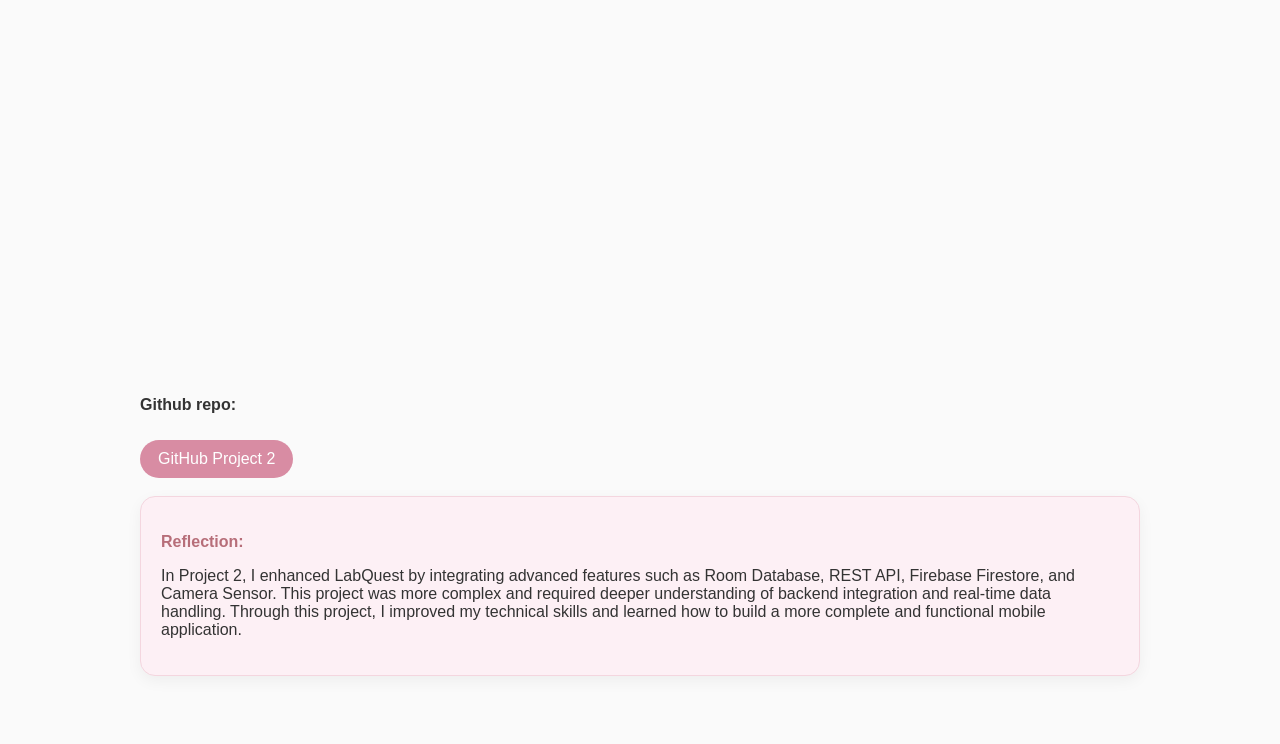
<file: project2.html>
<!DOCTYPE html>
<html>
<head>
    <title>Project 2 - Enhanced System</title>
    <link rel="stylesheet" href="style.css">
</head>

<body>

<nav>
    <a href="index.html">Home</a>
    <a href="project.html">Labs</a>
</nav>

<section class="page-container">

    <h2>Project 2 - Enhanced System</h2>

    <!-- SCREEN -->
    <div class="screen-row">

        <div class="mode-section screen">
            <h3>Screen</h3>
            <div class="image-grid">
                <img src="images/project2-1.png" class="lab-img">
                <img src="images/project2-5.png" class="lab-img">
            </div>
        </div>

        <div class="mode-section API">
            <h3>Wikipedia API Science Fact</h3>
            <div class="image-grid">
                <img src="images/project2-2.png" class="lab-img">
            </div>
        </div>

        <div class="mode-section Sensor">
            <h3>Camera Sensor</h3>
            <div class="image-grid">
                <img src="images/project 2-3.png" class="lab-img">
            </div>
        </div>

        <div class="mode-section Cloud">
            <h3>Cloud Community Post</h3>
            <div class="image-grid">
                <img src="images/project2-4.png" class="lab-img">
            </div>
        </div>

    </div>

    <!-- CONTENT -->
    <div class="content">

        <div class="problem-statement-box">

            <p><strong>Problem Statement</strong></p>

            <p>
                Science learning often relies on manual note-taking and traditional classroom activities,
                making it difficult for students to organize experiment records, monitor learning progress,
                and collaborate with peers effectively.
            </p>

            <p><strong>Problem</strong></p>

            <ul>
                <li>Experiment notes are not centrally organized.</li>
                <li>Students cannot easily track completed experiments.</li>
                <li>Limited collaboration and knowledge sharing among students.</li>
                <li>Lack of quick access to science-related educational resources.</li>
            </ul>

            <p><strong>Impact</strong></p>

            <ul>
                <li>Reduced learning engagement.</li>
                <li>Difficulty revising experiment findings.</li>
                <li>Loss of important experiment records.</li>
                <li>Limited peer-to-peer learning opportunities.</li>
            </ul>

            <p><strong>Proposed Solution</strong></p>

            <ul>
                <li>Experiment Progress Tracking using Room Database.</li>
                <li>Science Fact Integration through Wikipedia API.</li>
                <li>Experiment Evidence Capture using Camera Sensor integration.</li>
                <li>Community Discussion Board powered by Firebase Firestore.</li>
                <li>Personal Learning Journal for recording experiment observations.</li>
            </ul>

        </div>

        <br>

        <p><strong>YouTube Demo:</strong></p>

        <div class="video-container">
            <iframe
                    src="https://www.youtube.com/embed/_-fBA7T5VYw"
                    title="YouTube Demo"
                    allow="accelerometer; autoplay; clipboard-write; encrypted-media; gyroscope; picture-in-picture"
                    allowfullscreen>
            </iframe>
        </div>

        <br><br>

        <p><strong>Github repo:</strong></p>
        <a href="https://github.com/a211368-dotcom/A211368_HASMIZA_NELSON_PROJECT2" target="_blank" class="yt-link">
            GitHub Project 2
        </a>

        <br><br>

        <div class="reflection-box">

            <p><strong>Reflection:</strong></p>

            <p>
                In Project 2, I enhanced LabQuest by integrating advanced features such as Room Database, REST API, Firebase Firestore, and Camera Sensor.
                This project was more complex and required deeper understanding of backend integration and real-time data handling.
                Through this project, I improved my technical skills and learned how to build a more complete and functional mobile application.
            </p>

        </div>

    </div>

</section>

</body>
</html>
</file>
<file: style.css>
/* =========================
   ROOT VARIABLES
========================= */
:root{
    --primary:#d88ca3;      /* dusty pink */
    --secondary:#f8dfe8;    /* soft pink */
    --accent:#b76e79;       /* rose gold */
    --background:#fafafa;   /* off white */
    --card:#ffffff;
    --text:#333333;
    --shadow:0 8px 25px rgba(0,0,0,.08);
}

/* =========================
   GLOBAL STYLES
========================= */
body{
    background:var(--background);
    color:var(--text);
    font-family:Segoe UI, sans-serif;
}

/* =========================
   HEADER / HERO SECTION
========================= */
header{
    background:linear-gradient(
        135deg,
        #ffffff,
        var(--secondary),
        #fdf0f5
    );
    padding:90px 20px;
    text-align:center;
    position:relative;
}

header h1{
    font-size:3rem;
    color:var(--accent);
    margin-bottom:10px;
}

header p{
    color:#666;
    font-size:1.1rem;
    line-height:1.8;
}

/* =========================
   HERO BUTTON
========================= */
.hero-btn{
    display:inline-block;
    margin-top:25px;
    padding:12px 30px;
    background:var(--primary);
    color:white;
    text-decoration:none;
    border-radius:50px;
    transition:0.3s ease;
    box-shadow:var(--shadow);
}

.hero-btn:hover{
    background:var(--accent);
    transform:translateY(-3px);
}

.profile-pic{
    width:180px;
    height:180px;
    border-radius:50%;
    object-fit:cover;
    border:6px solid white;
    box-shadow:var(--shadow);
    margin-bottom:20px;
}

nav{
    background:rgba(255,255,255,.95);
    backdrop-filter:blur(10px);
    position:sticky;
    top:0;
    z-index:1000;
    padding:18px;
    box-shadow:0 2px 15px rgba(0,0,0,.08);
     display:flex;
        justify-content:center;
        align-items:center;
        gap:25px;
}

nav a{
    text-decoration:none;
    color:#b76e79;
    margin:0 20px;
    font-weight:600;
    transition:.3s;

}

nav a:hover{
    color:#d88ca3;
}

/* =========================
   TITLE SECTION
========================= */

h2{
    text-align:center;
    color:#b76e79;
    font-size:2rem;
    margin-bottom:25px;
    position:relative;
}

h2::after{
    content:"";
    width:70px;
    height:4px;
    background:#d88ca3;
    display:block;
    margin:10px auto;
    border-radius:10px;
}

/* =========================
   MODERN CARDS
========================= */

.card{
    background:white;
    border-radius:20px;
    padding:30px;
    box-shadow:var(--shadow);
    transition:.3s;
    border:1px solid #f4d6df;
}

.card:hover{
    transform:translateY(-8px);
}

/* =========================
   LAB CARD GRID
========================= */

.lab-grid{
    display:grid;
    grid-template-columns:
    repeat(auto-fit,minmax(320px,1fr));
    gap:25px;
}

/* =========================
   SCREENSHOT PLACEHOLDER
========================= */

.placeholder{
    height:200px;
    border-radius:15px;
    background:
    linear-gradient(
        135deg,
        #fdf0f5,
        #f8dfe8
    );

    display:flex;
    justify-content:center;
    align-items:center;

    color:#b76e79;
    font-weight:600;
}

/* =========================
   SKILL CONTAINER
========================= */

.skills-container{
    display:flex;
    flex-wrap:wrap;
    gap:15px;
    justify-content:center;
}

.skills-container span{
    background:#f8dfe8;
    color:#b76e79;
    padding:10px 20px;
    border-radius:30px;
    font-weight:600;
}

/* =========================
   TIMELINE REFLECTION
========================= */

.timeline{
    border-left:4px solid #d88ca3;
    padding-left:25px;
    margin-top:20px;
}

.timeline-item{
    margin-bottom:20px;
    position:relative;
}

.timeline-item h3{
    color:#b76e79;
    margin-bottom:5px;
}

.timeline-item::before{
    content:"";
    width:12px;
    height:12px;
    background:#d88ca3;
    position:absolute;
    left:-33px;
    top:5px;
    border-radius:50%;
}

/* =========================
   FOOTER
========================= */

footer{
    background:#fff;
    text-align:center;
    padding:40px;
    margin-top:50px;
    border-top:1px solid #eee;
    color:#777;
}

img{
    width:100%;
    border-radius:15px;
    margin-top:10px;
    box-shadow:0 5px 15px rgba(0,0,0,0.1);
}

/* =========================
  LAB SUBMISSION
========================= */


/* PAGE LAYOUT */
.page-container{
    max-width:1000px;
    margin:auto;
    padding:40px 20px;
}

/* TITLE */
h2{
    text-align:center;
    color:#b76e79;
    margin-bottom:30px;
}

/* CARD DETAIL */
.lab-detail{
    display:flex;
    flex-direction:column;
    gap:20px;
    align-items:stretch;
}

.image-row{
    display:flex;
    gap:15px;
    flex-wrap:wrap;
    justify-content:center;
}
/* IMAGE SMALLER */
.lab-img{
    width:280px;
    height:auto;
    border-radius:15px;
    box-shadow:0 8px 20px rgba(0,0,0,0.1);
    transition:0.3s;
}

.lab-img:hover{
    transform:scale(1.05);
}

/* CONTENT */
.content{
    flex:1;
}

/* YOUTUBE LINK */
.yt-link{
    display:inline-block;
    margin-top:10px;
    padding:10px 18px;
    background:#d88ca3;
    color:white;
    text-decoration:none;
    border-radius:25px;
    transition:0.3s;
}

.yt-link:hover{
    background:#b76e79;
    transform:translateY(-2px);
}

.content ul{
    margin-left: 25px;
    margin-bottom: 15px;
}

.content li{
    margin-bottom: 8px;
}

/* =========================
   NAVIGATION CARDS (LAB & PROJECT)
========================= */

.nav-card{
    display:block;
    background:var(--card);
    padding:25px;
    border-radius:20px;
    text-decoration:none;
    color:var(--text);
    box-shadow:var(--shadow);
    border:1px solid #f4d6df;
    transition:0.3s ease;
    text-align:center;
}

.nav-card h3{
    color:var(--accent);
    margin:0;
}

.nav-card:hover{
    transform:translateY(-10px);
    background:linear-gradient(135deg,#fff,#fdf0f5);
    border-color:var(--primary);
}

.video-container{
    width:100%;
    margin-top:10px;
}

.video-container iframe{
    width:100%;
    max-width:600px;
    height:340px;
    display:block;
    margin:0 auto;
    border-radius:15px;
    border:none;
}

.reflection-box{
    background:#fdf0f5;
    border:1px solid #f4d6df;
    padding:20px;
    border-radius:15px;
    box-shadow:0 5px 15px rgba(0,0,0,0.05);
    margin-bottom:20px;
}

.reflection-box p:first-child{
    color:#b76e79;
    font-weight:700;
    margin-bottom:10px;
}

.problem-statement-box{
    background:#fdf0f5;
    border:1px solid #f4d6df;
    padding:20px;
    border-radius:15px;
    box-shadow:0 5px 15px rgba(0,0,0,0.05);
    margin-bottom:20px;
}

.problem statement-box p:first-child{
    color:#b76e79;
    font-weight:700;
    margin-bottom:10px;
}

.mode-section{
    margin-top:30px;
}

.mode-section h3,
.image-row h3{
    text-align:center;
    color:#b76e79;
    margin-bottom:15px;
}

.screen-row{
display:flex;
justify-content:center;
align-items:stretch;
gap:25px;
width:100%;
overflow-x:auto;
padding:20px 0; }

.mode-section{
    min-width:300px;
    flex-shrink:0;
    scroll-snap-align:start;
    background:white;
    border-radius:15px;
    padding:15px;
    box-shadow:0 5px 15px rgba(0,0,0,0.08);
     display:flex;
        flex-direction:column;
        align-items:center;
}

.mode-section h3{
    text-align:center;
    color:#b76e79;
}

.image-grid{
    display:flex;
    justify-content:center;
    align-items:center;
    gap:15px;
    flex-wrap:wrap;
     text-align:center;
}

.image-grid .lab-img{
    width:240px;
    height:auto;
    border-radius:15px;
}

.resource-grid{
    display:flex;
    flex-wrap:wrap;
    justify-content:center;
    gap:20px;
    margin-top:20px;
}

.resource-card{
    width:220px;
    background:#fff;
    border:1px solid #f4d6df;
    border-radius:16px;
    padding:20px;
    text-align:center;
    box-shadow:0 6px 18px rgba(0,0,0,0.06);
    transition:0.3s ease;
    display:flex;
    flex-direction:column;
    align-items:center;
    gap:10px;
}

.resource-card i{
    font-size:22px;
    color:#b76e79;
}

.resource-card p{
    margin:0;
    font-size:14px;
    color:#333;
}

.resource-card:hover{
    transform:translateY(-8px);
    background:#fdf0f5;
}
</file>
